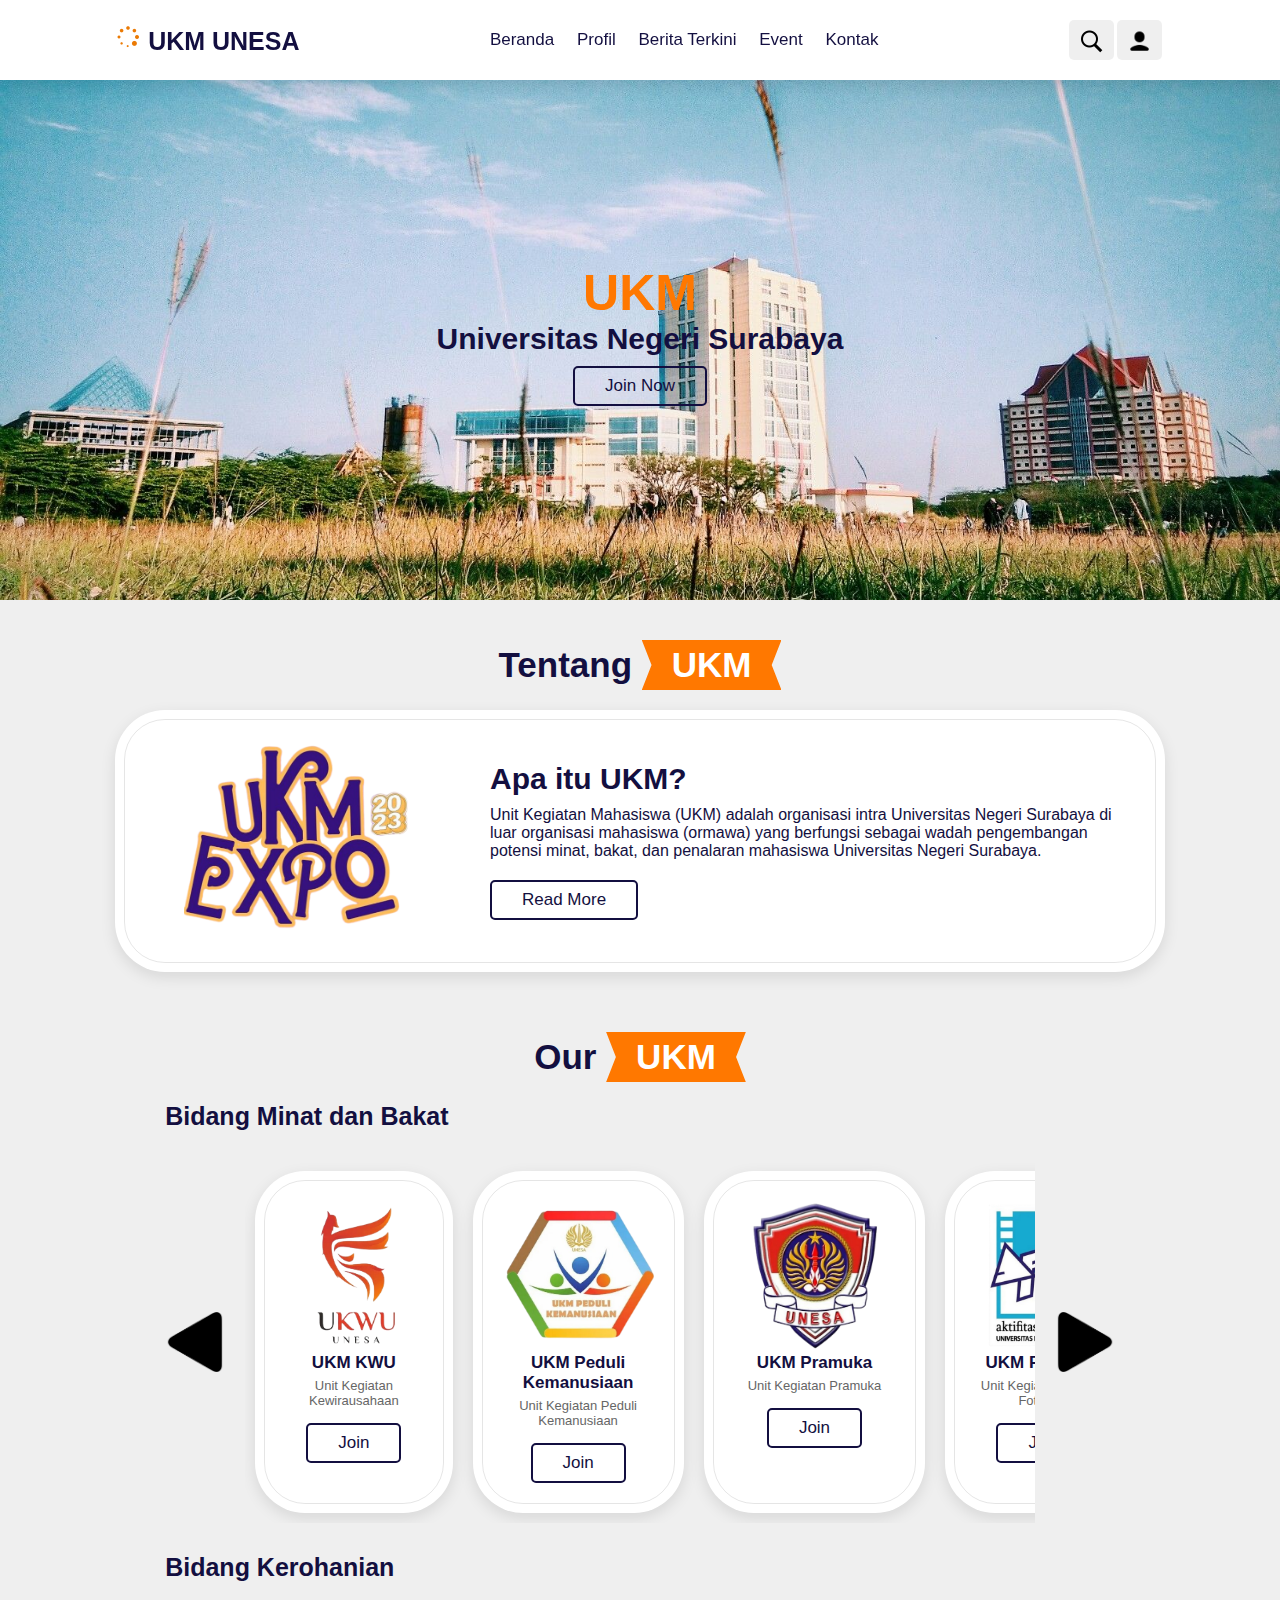
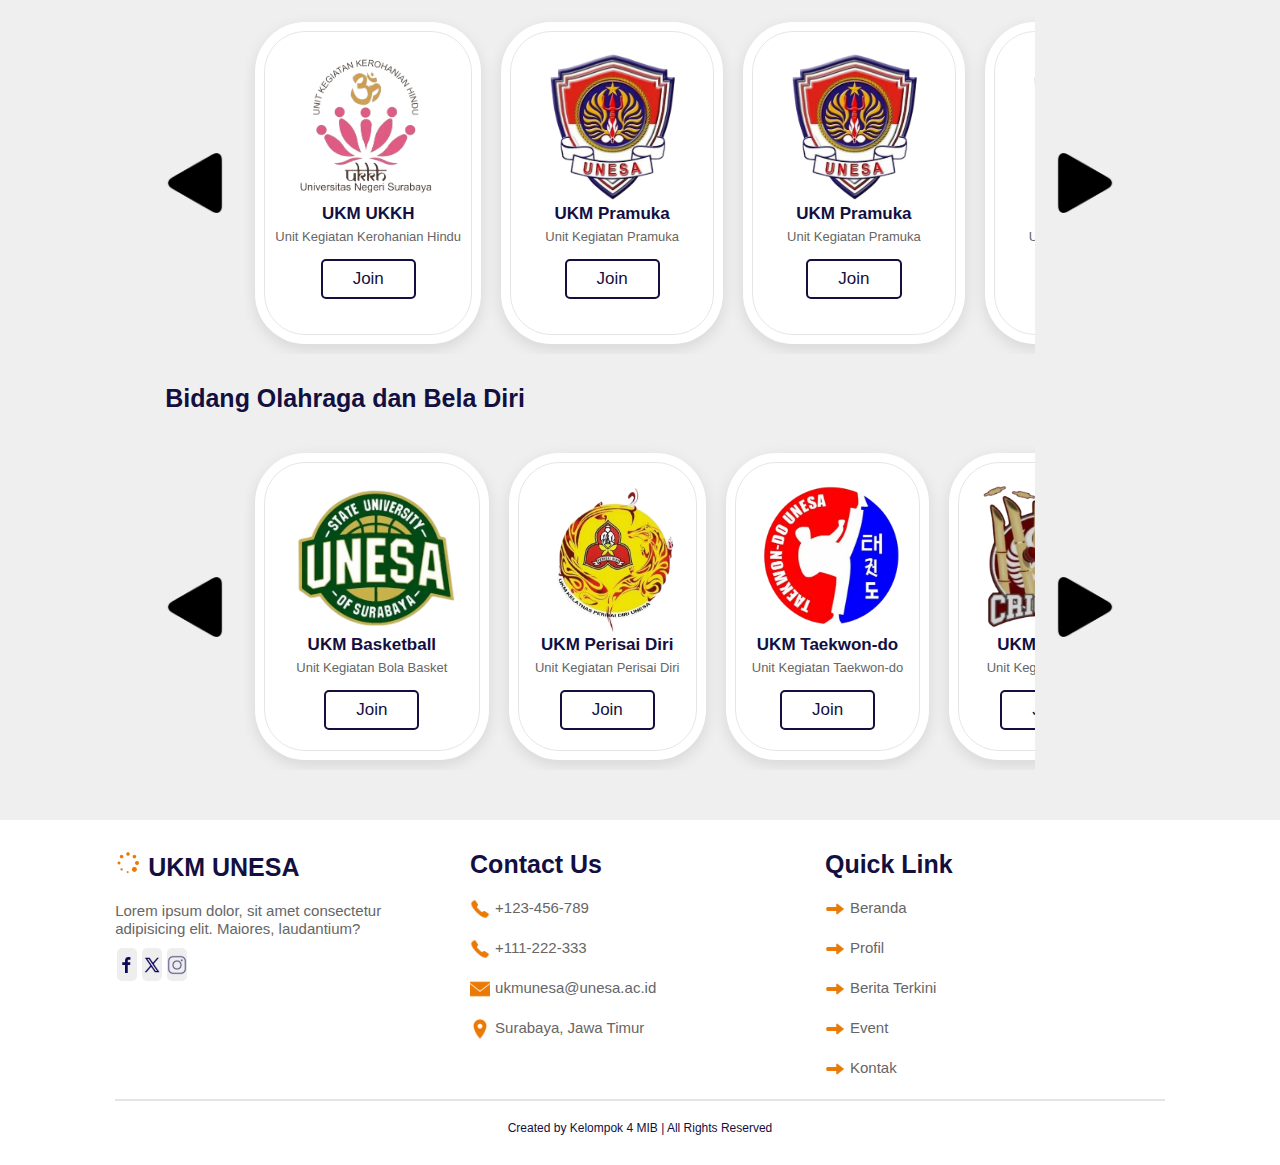
<file: index.html>
<!DOCTYPE html>
<html lang="en">
<head>
    <meta charset="UTF-8">
    <meta http-equiv="X-UA-Compatible" content="IE=edge">
    <meta name="viewport" content="width=device-width, initial-scale=1.0">
    <title>Website UKM</title>
    <link rel="shortcut icon"  href="gambar/logo_judul.png" type="image/x-icon">
    <link rel="stylesheet" href="style_beranda.css">
</head>
<body>
    <!--header-->
 <header class="header">
    <a href="#" class="logo"><img src="gambar/spinner_icon.png"> UKM UNESA </a>
 
<nav class="navbar">
    <a href="index.html">Beranda</a>
    <a href="profile.html">Profil</a>
    <a href="berita_terkini.html">Berita Terkini</a>
    <a href="Event.html">Event</a>
    <a href="kontak.html">Kontak</a>
 </nav>

 <div class="icons">
    <div class="menu"><img src="gambar/menu_icon.png"></div>
    <div class="search"><img src="gambar/search_icon.png"></div>
    <div class="login"><img src="gambar/user_icon.png"></div>
 </div>

 <form action="" class="search-form">
    <input type="search" id="search-box" placeholder="Search here...">
    <img class="icon" src="gambar/search_icon.png" alt="">
 </form>

 <form action="" class="login-form">
    <h3>Login Now</h3>
    <input type="email" placeholder="Your Email" class="box">
    <input type="password" placeholder="Your Password" class="box">
    <p>Forget your password <a href="#">Click Here</a></p>
    <p>Don't Have Any Account? <a href="#">Create Now</a></p>
    <input type="submit" value="Login Now" class="btn">
 </form>
</header>
<!--header-->

<!--beranda section-->
<section class="beranda" id="beranda">
    <div class="content">
        <h3> <span>UKM</span> <br> Universitas Negeri Surabaya <br> </h3>
        <a href="#type" class="btn">Join Now</a>
    </div>
</section>
<!--beranda section-->

<!--about section-->
<section class="about" id="about">
    <h1 class="heading"> Tentang <span> UKM </span></h1>
    <div class="row">
        <div class="image">
            <img src="gambar/expo.png"/> </div>

            <div class="content">
            <h3>Apa itu UKM?</h3>
            <p>Unit Kegiatan Mahasiswa (UKM) adalah organisasi intra Universitas Negeri
                Surabaya di luar organisasi mahasiswa (ormawa) yang berfungsi sebagai wadah
                pengembangan potensi minat, bakat, dan penalaran mahasiswa Universitas Negeri
                Surabaya.</p>
            <a href="profile.html" class="btn">Read More</a>
        </div>
    </div>
</section>
<!--about section-->

<!--type section-->
<section class="type" id="type">
    <h1 class="heading">Our <span> UKM </span></h1>
    <h1 class="font">Bidang Minat dan Bakat</h1>
    <div class="type-slider">
        <div class="slider-controls">
            <img src="gambar/tanda kiri.png" id="back_btn">
            <div class="box-slider-container">
                <div class="box-slider">
                    <img src="gambar/ukwu.png" alt="">
                    <h3>UKM KWU</h3>
                    <div class="price">Unit Kegiatan Kewirausahaan</div>
                    <a href="#" class="btn">Join</a>
                </div>
                <div class="box-slider">
                    <img src="gambar/pedulik.png" alt="">
                    <h3>UKM Peduli Kemanusiaan</h3>
                    <div class="price">Unit Kegiatan Peduli Kemanusiaan</div>
                    <a href="#" class="btn">Join</a>
                </div>
                <div class="box-slider">
                    <img src="gambar/pramuka.png" alt="">
                    <h3>UKM Pramuka</h3>
                    <div class="price">Unit Kegiatan Pramuka</div>
                    <a href="#" class="btn">Join</a>
                </div>
                <div class="box-slider">
                    <img src="gambar/afo.png" alt="">
                    <h3>UKM Fotografi</h3>
                    <div class="price">Unit Kegiatan Aktifitas Fotografi</div>
                    <a href="#" class="btn">Join</a>
                </div>
                <div class="box-slider">
                    <img src="gambar/pramuka.png" alt="">
                    <h3>UKM Pramuka2</h3>
                    <div class="price">Unit Kegiatan Pramuka</div>
                    <a href="#" class="btn">Join</a>
                </div>
                <div class="box-slider">
                    <img src="gambar/pramuka.png" alt="">
                    <h3>UKM Pramuka3</h3>
                    <div class="price">Unit Kegiatan Pramuka</div>
                    <a href="#" class="btn">Join</a>
                </div>
                <div class="box-slider">
                    <img src="gambar/pramuka.png" alt="">
                    <h3>UKM Pramuka4</h3>
                    <div class="price">Unit Kegiatan Pramuka</div>
                    <a href="#" class="btn">Join</a>
                </div>
            </div>
            <img src="gambar/tanda kanan.png" id="next_btn">
          </div>
        </div>
    </div>
    <h1 class="font">Bidang Kerohanian</h1>
    <div class="type-slider">
        <div class="slider-controls">
            <img src="gambar/tanda kiri.png" id="back_btn">
              <div class="box-slider-container">
                <div class="box-slider">
                    <img src="gambar/hindu.png" alt="">
                    <h3>UKM UKKH</h3>
                    <div class="price">Unit Kegiatan Kerohanian Hindu</div>
                    <a href="#" class="btn">Join</a>
                </div>
                <div class="box-slider">
                    <img src="gambar/pramuka.png" alt="">
                    <h3>UKM Pramuka</h3>
                    <div class="price">Unit Kegiatan Pramuka</div>
                    <a href="#" class="btn">Join</a>
                </div>
                <div class="box-slider">
                    <img src="gambar/pramuka.png" alt="">
                    <h3>UKM Pramuka</h3>
                    <div class="price">Unit Kegiatan Pramuka</div>
                    <a href="#" class="btn">Join</a>
                </div>
                <div class="box-slider">
                    <img src="gambar/pramuka.png" alt="">
                    <h3>UKM Pramuka</h3>
                    <div class="price">Unit Kegiatan Pramuka</div>
                    <a href="#" class="btn">Join</a>
                </div>
                <div class="box-slider">
                    <img src="gambar/kristen.png" alt="">
                    <h3>UKM UKKKP</h3>
                    <div class="price">Unit Kerohanian Kristen Protestan</div>
                    <a href="#" class="btn">Join</a>
                </div>
                <div class="box-slider">
                    <img src="gambar/mtq.png" alt="">
                    <h3>UKM MTQ</h3>
                    <div class="price">Unit Kegiatan Musabaqoh Tilawatil Qur'an</div>
                    <a href="#" class="btn">Join</a>
                </div>
                <div class="box-slider">
                    <img src="gambar/ukki.png" alt="">
                    <h3>UKM UKKI</h3>
                    <div class="price">Unit Kegiatan Kerohanian Islam</div>
                    <a href="#" class="btn">Join</a>
                </div>
            </div>
        <img src="gambar/tanda kanan.png" id="next_btn">
      </div>
    </div>
</div>
    <h1 class="font">Bidang Olahraga dan Bela Diri</h1>
        <div class="type-slider">
            <div class="slider-controls">
                <img src="gambar/tanda kiri.png" id="back_btn">
                  <div class="box-slider-container">
                    <div class="box-slider">
                        <img src="gambar/basket.png" alt="">
                        <h3>UKM Basketball</h3>
                        <div class="price">Unit Kegiatan Bola Basket</div>
                        <a href="#" class="btn">Join</a>
                    </div>
                    <div class="box-slider">
                        <img src="gambar/perisai.png" alt="">
                        <h3>UKM Perisai Diri</h3>
                        <div class="price">Unit Kegiatan Perisai Diri</div>
                        <a href="#" class="btn">Join</a>
                    </div>
                    <div class="box-slider">
                        <img src="gambar/taekwondo.png" alt="">
                        <h3>UKM Taekwon-do</h3>
                        <div class="price">Unit Kegiatan Taekwon-do</div>
                        <a href="#" class="btn">Join</a>
                    </div>
                    <div class="box-slider">
                        <img src="gambar/cricket.png" alt="">
                        <h3>UKM Cricket</h3>
                        <div class="price">Unit Kegiatan Cricket</div>
                        <a href="#" class="btn">Join</a>
                    </div>
                    <div class="box-slider">
                        <img src="gambar/pramuka.png" alt="">
                        <h3>UKM Pramuka</h3>
                        <div class="price">Unit Kegiatan Pramuka</div>
                        <a href="#" class="btn">Join</a>
                    </div>
                    <div class="box-slider">
                        <img src="gambar/pramuka.png" alt="">
                        <h3>UKM Pramuka</h3>
                        <div class="price">Unit Kegiatan Pramuka</div>
                        <a href="#" class="btn">Join</a>
                    </div>
                    <div class="box-slider">
                        <img src="gambar/pramuka.png" alt="">
                        <h3>UKM Pramuka</h3>
                        <div class="price">Unit Kegiatan Pramuka</div>
                        <a href="#" class="btn">Join</a>
                    </div>
                </div>
            <img src="gambar/tanda kanan.png" id="next_btn">
         </div>
        </div>
    </div>
</section>
<!--type section-->

<!--footer section-->
<section class="footer">
    <div class="box-container">
        <div class="box">
            <h3>
                <img src="gambar/spinner_icon.png" alt=""> UKM UNESA 
            </h3>
            <p>Lorem ipsum dolor, sit amet consectetur adipisicing elit. Maiores, laudantium?</p>
            <div class="share">
                <a href="#"><img src="gambar/fb_icon.png" alt=""></a>
                <a href="#"><img src="gambar/x_icon.png" alt=""></a>
                <a href="#"><img src="gambar/ig_icon.png" alt=""></a>
            </div>
        </div>

        <div class="box">
            <h3>
                Contact Us
            </h3>
            <a href="#" class="links"><i><img src="gambar/call_icon_orange.png" ></i>+123-456-789</a>
            <a href="#" class="links"><i><img src="gambar/call_icon_orange.png" ></i>+111-222-333</a>
            <a href="#" class="links"><i><img src="gambar/email_icon_orange.png"></i>ukmunesa@unesa.ac.id</a>
            <a href="#" class="links"><i><img src="gambar/map_icon_orange.png"  ></i>Surabaya, Jawa Timur</a>                  
        </div>
        <div class="box">
            <h3>
                Quick Link
            </h3>
            <a href="index.html" class="links"><i><img src="gambar/panah_icon_orange.png" ></i>Beranda</a>
            <a href="profile.html" class="links"><i><img src="gambar/panah_icon_orange.png" ></i>Profil</a>
            <a href="berita_terkini.html" class="links"><i><img src="gambar/panah_icon_orange.png" ></i>Berita Terkini</a>
            <a href="Event.html" class="links"><i><img src="gambar/panah_icon_orange.png" ></i>Event</a> 
            <a href="kontak.html" class="links"><i><img src="gambar/panah_icon_orange.png" ></i>Kontak</a>
        </div>
    </div>
    <div class="credit">Created by <span>Kelompok 4 MIB</span> | All Rights Reserved</div>
</section>
<!--footer section-->

<script src="javascript.js"></script>
</body>
</html>
</file>
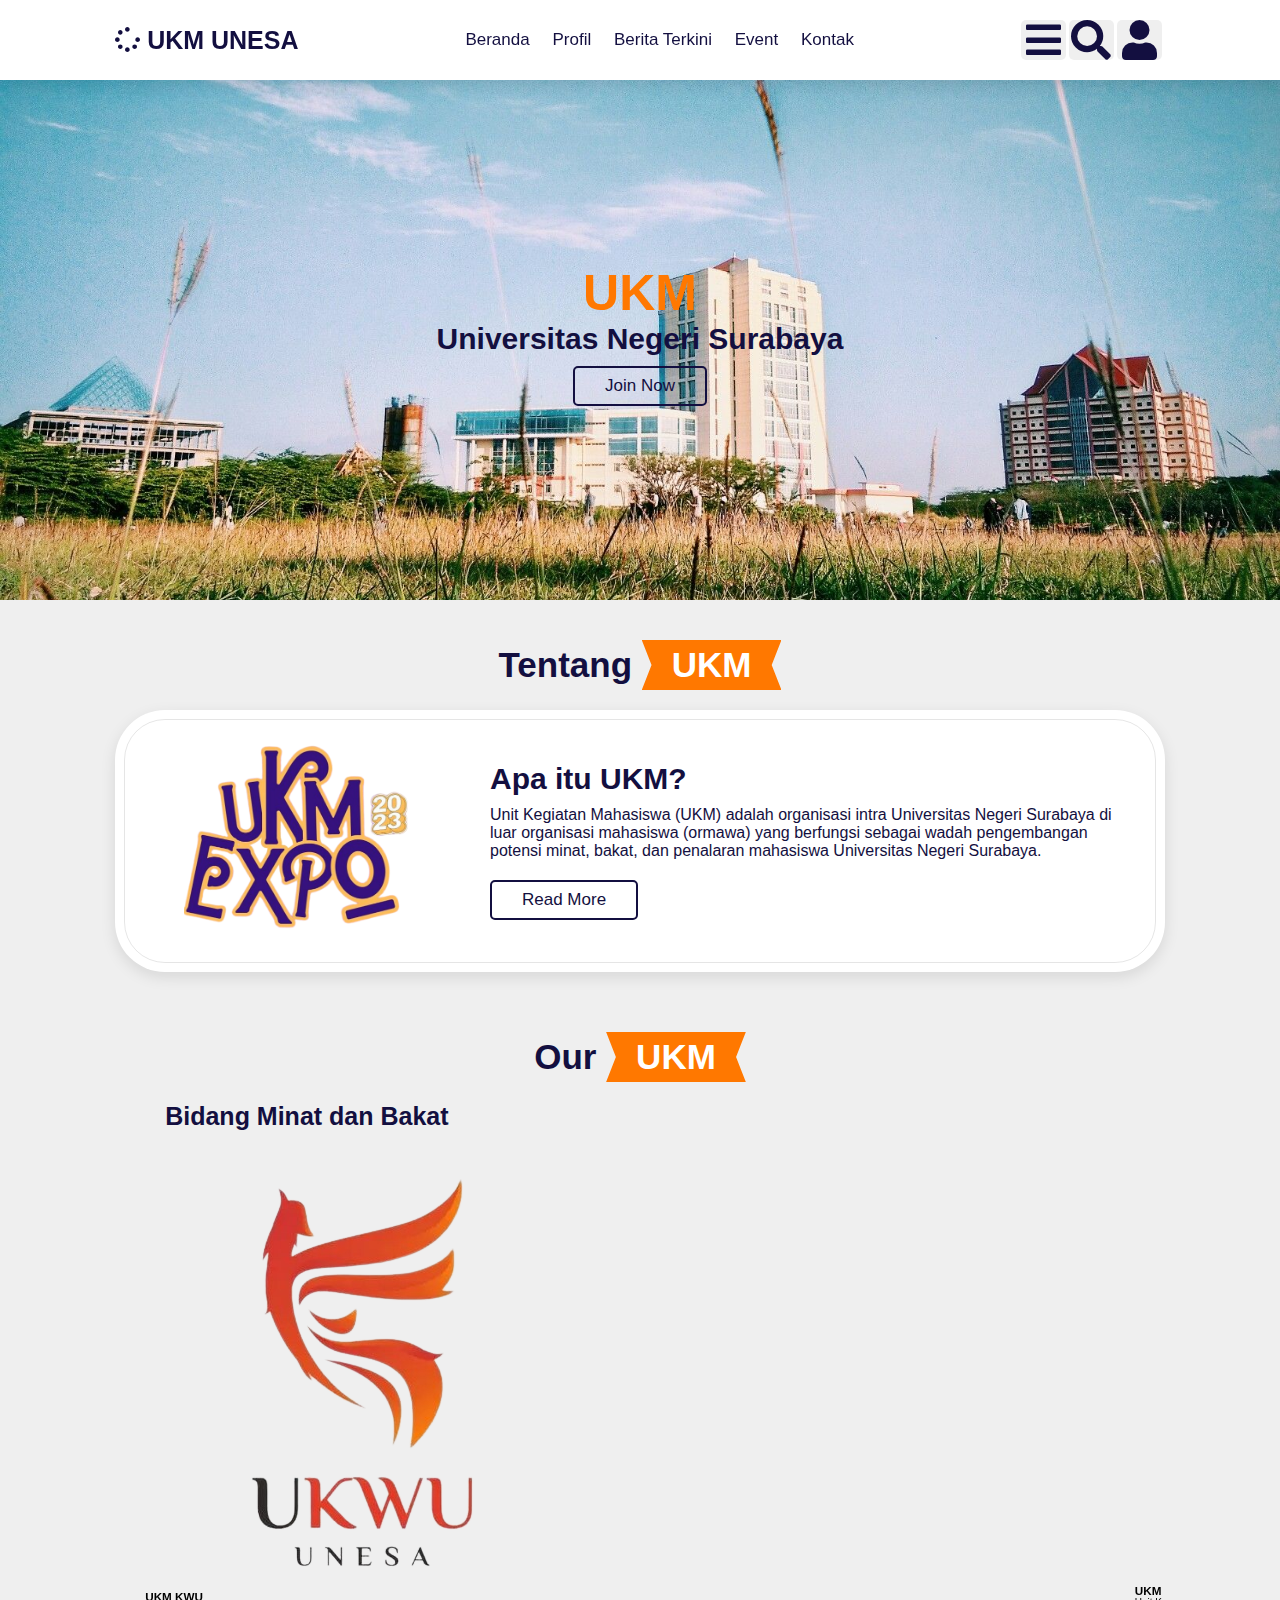
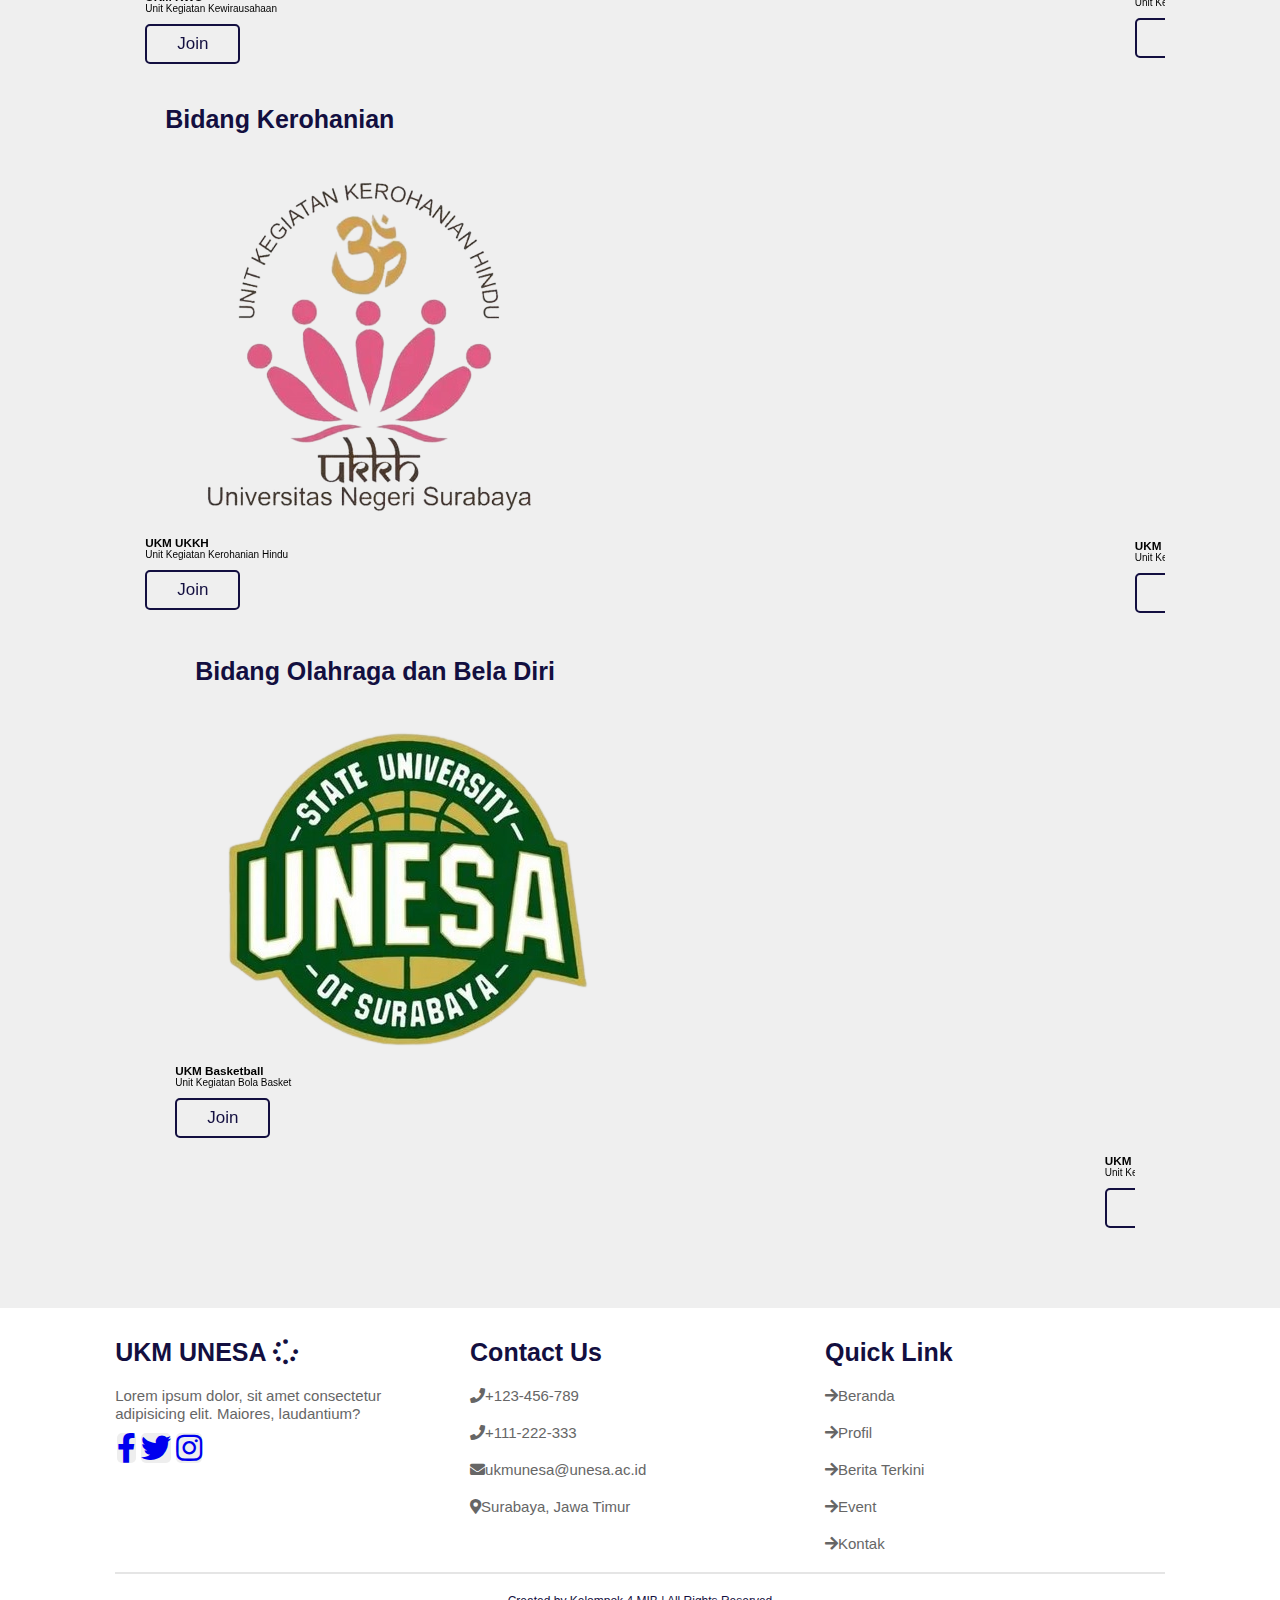
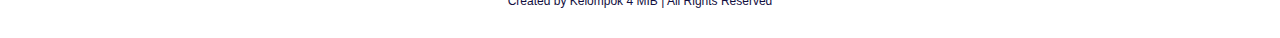
<file: beranda.html>
<!DOCTYPE html>
<html lang="en">
<head>
    <meta charset="UTF-8">
    <meta http-equiv="X-UA-Compatible" content="IE=edge">
    <meta name="viewport" content="width=device-width, initial-scale=1.0">
    <title>Complete Responsive Grocery Website Design Tutorial</title>

    <link rel="stylesheet" href="https://cdn.jsdelivr.net/npm/swiper@10/swiper-bundle.min.css"/>

    <link rel="stylesheet" href="https://cdnjs.cloudflare.com/ajax/libs/font-awesome/5.15.4/css/all.min.css">

    <link rel="stylesheet" href="style_beranda.css">
</head>
<body>

    <!--header-->
 <header class="header">
    <a href="#" class="logo"><i class="fas fa-spinner"></i> UKM UNESA </a>
 
<nav class="navbar">
    <a href="#beranda">Beranda</a>
    <a href="profile.html">Profil</a>
    <a href="#berita">Berita Terkini</a>
    <a href="#event">Event</a>
    <a href="#contact">Kontak</a>
 </nav>

 <div class="icons">
    <div class="fas fa-bars" id="menu-btn"></div>
    <div class="fas fa-search" id="search-btn"></div>
    <div class="fas fa-user" id="login-btn"></div>
 </div>

 <form action="" class="search-form">
    <input type="search" id="search-box" placeholder="Search here...">
    <label for="search-box" class="fas fa-search"></label>
 </form>

 <form action="" class="login-form">
    <h3>Login Now</h3>
    <input type="email" placeholder="Your Email" class="box">
    <input type="password" placeholder="Your Password" class="box">
    <p>Forget your password <a href="#">Click Here</a></p>
    <p>Don't Have Any Account? <a href="#">Create Now</a></p>
    <input type="submit" value="Login Now" class="btn">
 </form>
</header>
<!--header-->

<!--beranda section-->
<section class="beranda" id="beranda">
    <div class="content">
        <h3> <span>UKM</span> <br> Universitas Negeri Surabaya <br> </h3>
        <a href="#type" class="btn">Join Now</a>
    </div>
</section>
<!--beranda section-->

<!--about section-->
<section class="about" id="about">
    <h1 class="heading"> Tentang <span> UKM </span></h1>
    <div class="row">
        <div class="image">
            <img src="gambar/expo.png"/> </div>

            <div class="content">
            <h3>Apa itu UKM?</h3>
            <p>Unit Kegiatan Mahasiswa (UKM) adalah organisasi intra Universitas Negeri
                Surabaya di luar organisasi mahasiswa (ormawa) yang berfungsi sebagai wadah
                pengembangan potensi minat, bakat, dan penalaran mahasiswa Universitas Negeri
                Surabaya.</p>
            <a href="profile.html" class="btn">Read More</a>
        </div>
    </div>
</section>
<!--about section-->

<!--type section-->
<section class="type" id="type">
    <h1 class="heading">Our <span> UKM </span></h1>
    <h1 class="font">Bidang Minat dan Bakat</h1>
    <div class="swiper type-slider">
        <div class="swiper-wrapper">
            <div class="swiper-slide box">
                <img src="gambar/ukwu.png" alt="">
                <h3>UKM KWU</h3>
                <div class="price">Unit Kegiatan Kewirausahaan</div>
                <a href="#" class="btn">Join</a>
            </div>
            <div class="swiper-slide box">
                <img src="gambar/pedulik.png" alt="">
                <h3>UKM Peduli Kemanusiaan</h3>
                <div class="price">Unit Kegiatan Peduli Kemanusiaan</div>
                <a href="#" class="btn">Join</a>
            </div>
            <div class="swiper-slide box">
                <img src="gambar/pramuka.png" alt="">
                <h3>UKM Pramuka</h3>
                <div class="price">Unit Kegiatan Pramuka</div>
                <a href="#" class="btn">Join</a>
            </div>
            <div class="swiper-slide box">
                <img src="gambar/afo.png" alt="">
                <h3>UKM Fotografi</h3>
                <div class="price">Unit Kegiatan Aktifitas Fotografi</div>
                <a href="#" class="btn">Join</a>
            </div>
            <div class="swiper-slide box">
                <img src="gambar/pramuka.png" alt="">
                <h3>UKM Pramuka2</h3>
                <div class="price">Unit Kegiatan Pramuka</div>
                <a href="#" class="btn">Join</a>
            </div>
            <div class="swiper-slide box">
                <img src="gambar/pramuka.png" alt="">
                <h3>UKM Pramuka3</h3>
                <div class="price">Unit Kegiatan Pramuka</div>
                <a href="#" class="btn">Join</a>
            </div>
            <div class="swiper-slide box">
                <img src="gambar/pramuka.png" alt="">
                <h3>UKM Pramuka4</h3>
                <div class="price">Unit Kegiatan Pramuka</div>
                <a href="#" class="btn">Join</a>
            </div>
        </div>
    </div>
    <h1 class="font">Bidang Kerohanian</h1>
    <div class="swiper type-slider">
        <div class="swiper-wrapper">
            <div class="swiper-slide box">
                <img src="gambar/hindu.png" alt="">
                <h3>UKM UKKH</h3>
                <div class="price">Unit Kegiatan Kerohanian Hindu</div>
                <a href="#" class="btn">Join</a>
            </div>
            <div class="swiper-slide box">
                <img src="gambar/pramuka.png" alt="">
                <h3>UKM Pramuka</h3>
                <div class="price">Unit Kegiatan Pramuka</div>
                <a href="#" class="btn">Join</a>
            </div>
            <div class="swiper-slide box">
                <img src="gambar/pramuka.png" alt="">
                <h3>UKM Pramuka</h3>
                <div class="price">Unit Kegiatan Pramuka</div>
                <a href="#" class="btn">Join</a>
            </div>
            <div class="swiper-slide box">
                <img src="gambar/pramuka.png" alt="">
                <h3>UKM Pramuka</h3>
                <div class="price">Unit Kegiatan Pramuka</div>
                <a href="#" class="btn">Join</a>
            </div>
            <div class="swiper-slide box">
                <img src="gambar/kristen.png" alt="">
                <h3>UKM UKKKP</h3>
                <div class="price">Unit Kerohanian Kristen Protestan</div>
                <a href="#" class="btn">Join</a>
            </div>
            <div class="swiper-slide box">
                <img src="gambar/mtq.png" alt="">
                <h3>UKM MTQ</h3>
                <div class="price">Unit Kegiatan Musabaqoh Tilawatil Qur'an</div>
                <a href="#" class="btn">Join</a>
            </div>
            <div class="swiper-slide box">
                <img src="gambar/ukki.png" alt="">
                <h3>UKM UKKI</h3>
                <div class="price">Unit Kegiatan Kerohanian Islam</div>
                <a href="#" class="btn">Join</a>
            </div>
        </div>
        <h1 class="font">Bidang Olahraga dan Bela Diri</h1>
    <div class="swiper type-slider">
        <div class="swiper-wrapper">
            <div class="swiper-slide box">
                <img src="gambar/basket.png" alt="">
                <h3>UKM Basketball</h3>
                <div class="price">Unit Kegiatan Bola Basket</div>
                <a href="#" class="btn">Join</a>
            </div>
            <div class="swiper-slide box">
                <img src="gambar/perisai.png" alt="">
                <h3>UKM Perisai Diri</h3>
                <div class="price">Unit Kegiatan Perisai Diri</div>
                <a href="#" class="btn">Join</a>
            </div>
            <div class="swiper-slide box">
                <img src="gambar/taekwondo.png" alt="">
                <h3>UKM Taekwon-do</h3>
                <div class="price">Unit Kegiatan Taekwon-do</div>
                <a href="#" class="btn">Join</a>
            </div>
            <div class="swiper-slide box">
                <img src="gambar/cricket.png" alt="">
                <h3>UKM Cricket</h3>
                <div class="price">Unit Kegiatan Cricket</div>
                <a href="#" class="btn">Join</a>
            </div>
            <div class="swiper-slide box">
                <img src="gambar/pramuka.png" alt="">
                <h3>UKM Pramuka</h3>
                <div class="price">Unit Kegiatan Pramuka</div>
                <a href="#" class="btn">Join</a>
            </div>
            <div class="swiper-slide box">
                <img src="gambar/pramuka.png" alt="">
                <h3>UKM Pramuka</h3>
                <div class="price">Unit Kegiatan Pramuka</div>
                <a href="#" class="btn">Join</a>
            </div>
            <div class="swiper-slide box">
                <img src="gambar/pramuka.png" alt="">
                <h3>UKM Pramuka</h3>
                <div class="price">Unit Kegiatan Pramuka</div>
                <a href="#" class="btn">Join</a>
            </div>
        </div>
    </div>
</section>
<!--type section-->

<!--footer section-->
<section class="footer">
    <div class="box-container">
        <div class="box">
            <h3>
                UKM UNESA <i class="fas fa-spinner"></i>
            </h3>
            <p>Lorem ipsum dolor, sit amet consectetur adipisicing elit. Maiores, laudantium?</p>
            <div class="share">
                <a href="#" class="fab fa-facebook-f"></a>
                <a href="#" class="fab fa-twitter"></a>
                <a href="#" class="fab fa-instagram"></a>
            </div>
        </div>

        <div class="box">
            <h3>
                Contact Us
            </h3>
            <a href="#" class="links"><i class="fas fa-phone"></i>+123-456-789</a>
            <a href="#" class="links"><i class="fas fa-phone"></i>+111-222-333</a>
            <a href="#" class="links"><i class="fas fa-envelope"></i>ukmunesa@unesa.ac.id</a>
            <a href="#" class="links"><i class="fas fa-map-marker-alt"></i>Surabaya, Jawa Timur</a>                  
        </div>
        <div class="box">
            <h3>
                Quick Link
            </h3>
            <a href="#" class="links"><i class="fas fa-arrow-right"></i>Beranda</a>
            <a href="#" class="links"><i class="fas fa-arrow-right"></i>Profil</a>
            <a href="#" class="links"><i class="fas fa-arrow-right"></i>Berita Terkini</a>
            <a href="#" class="links"><i class="fas fa-arrow-right"></i>Event</a> 
            <a href="#" class="links"><i class="fas fa-arrow-right"></i>Kontak</a>
        </div>
    </div>
    <div class="credit">Created by <span>Kelompok 4 MIB</span> | All Rights Reserved</div>
</section>
<!--footer section-->




<script src="https://cdn.jsdelivr.net/npm/swiper@10/swiper-bundle.min.js"></script>
<script src="javascript.js"></script>
</body>
</html>
</file>
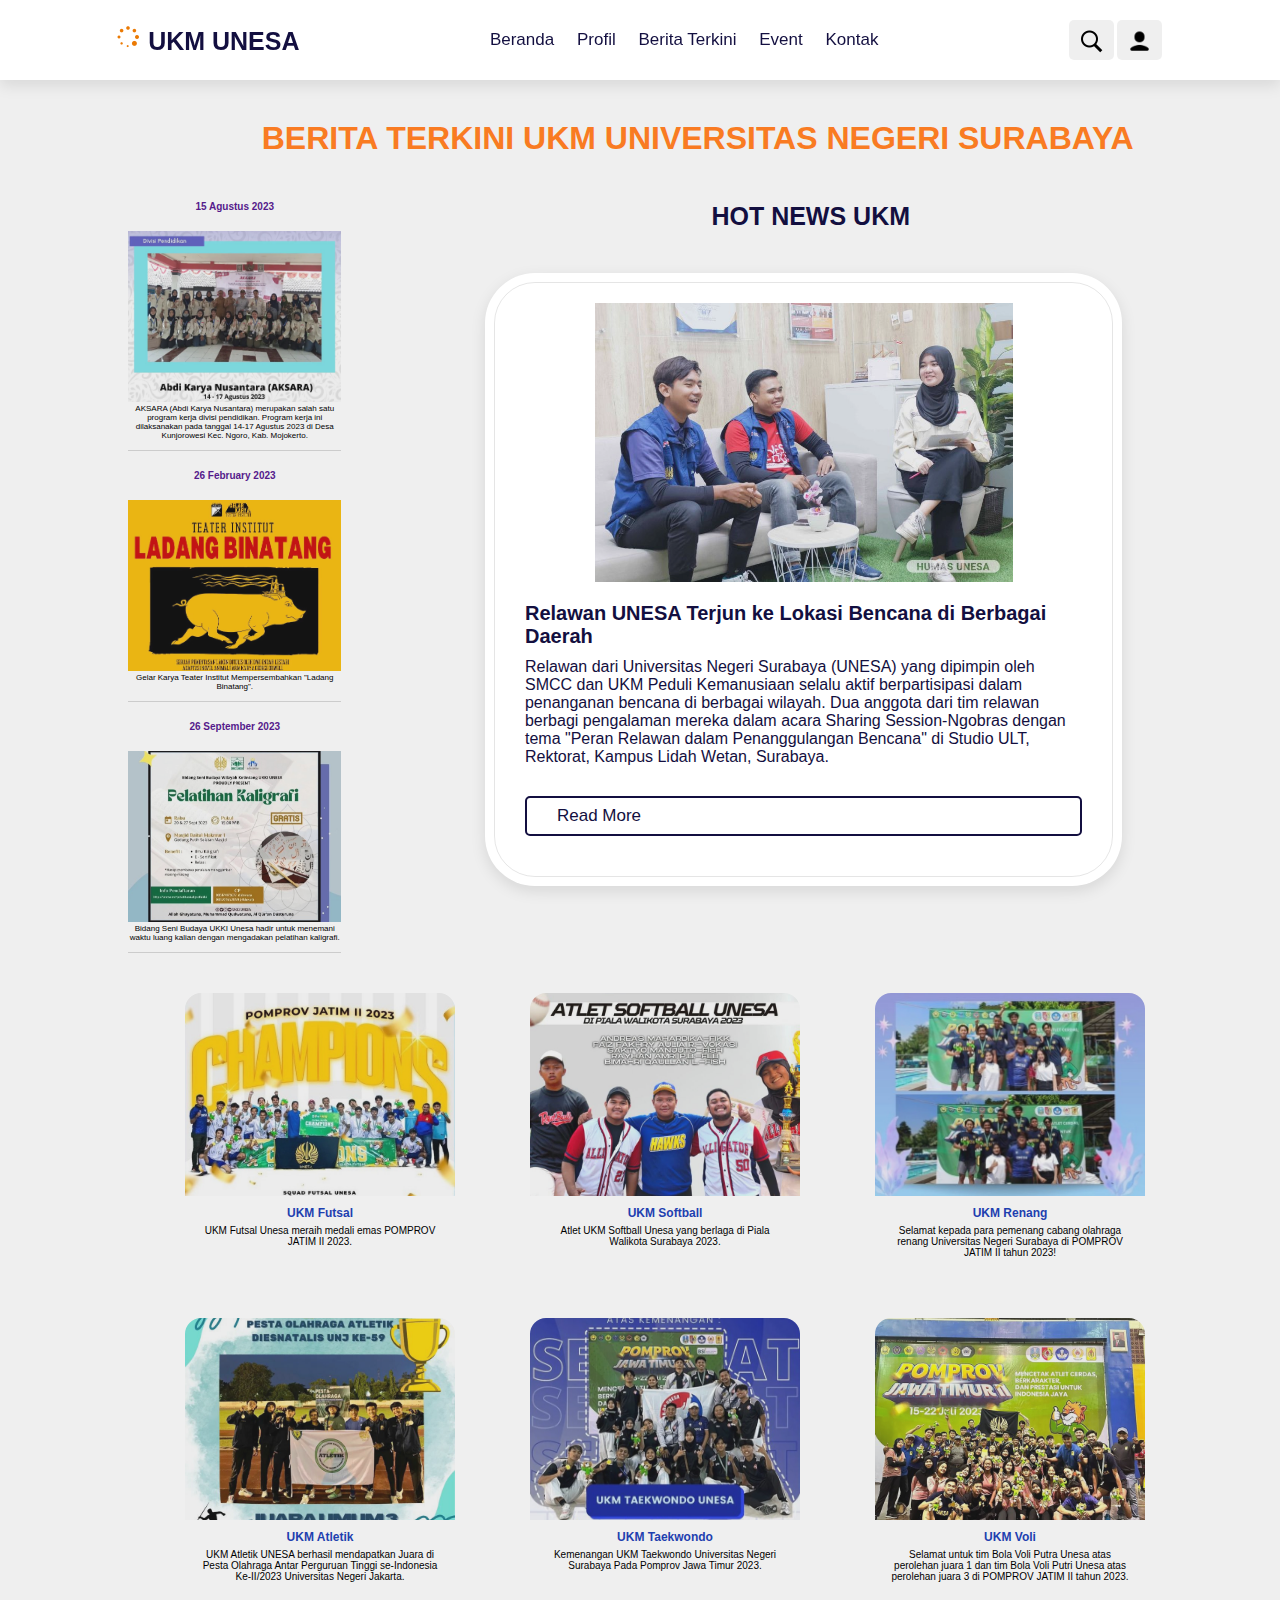
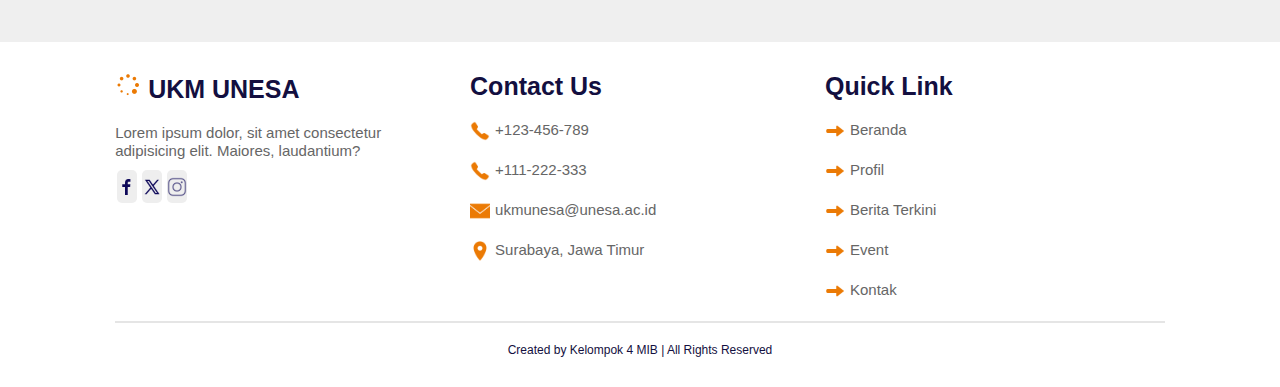
<file: berita_terkini.html>
<!DOCTYPE html>
<html lang="en">
<head>
    <meta charset="UTF-8">
    <meta http-equiv="X-UA-Compatible" content="IE=edge">
    <meta name="viewport" content="width=device-width, initial-scale=1.0">
    <title>Website UKM</title>
    <link rel="shortcut icon"  href="gambar/logo_judul.png" type="image/x-icon">
    <link rel="stylesheet" href="style_beranda.css">
    <link rel="stylesheet" href="style_berita_terkini.css">
    <script src ="berita_terkini.js" ></script>
</head>
<body>
    <!--header-->
<!--header-->
 <header class="header">
    <a href="#" class="logo"><img src="gambar/spinner_icon.png"> UKM UNESA </a>
 
<nav class="navbar">
    <a href="index.html">Beranda</a>
    <a href="profile.html">Profil</a>
    <a href="berita_terkini.html">Berita Terkini</a>
    <a href="Event.html">Event</a>
    <a href="kontak.html">Kontak</a>
 </nav>

 <div class="icons">
    <div class="menu"><img src="gambar/menu_icon.png"></div>
    <div class="search"><img src="gambar/search_icon.png"></div>
    <div class="login"><img src="gambar/user_icon.png"></div>
 </div>

 <form action="" class="search-form">
    <input type="search" id="search-box" placeholder="Search here...">
    <img class="icon" src="gambar/search_icon.png" alt="">
 </form>

 <form action="" class="login-form">
    <h3>Login Now</h3>
    <input type="email" placeholder="Your Email" class="box">
    <input type="password" placeholder="Your Password" class="box">
    <p>Forget your password <a href="#">Click Here</a></p>
    <p>Don't Have Any Account? <a href="#">Create Now</a></p>
    <input type="submit" value="Login Now" class="btn">
 </form>
</header>
<!--header-->

    <!--judul-->
    <div id="beritaTerkini">
        <div class="center">
            <h1 class="judul">BERITA TERKINI UKM UNIVERSITAS NEGERI SURABAYA</h1>
        </div>
    </div>
    <!--akhir judul-->

    <!--Hot news-->
    <div id="hot">
        <div class="center">
            <div class="hot">
                <div class="lain">
                    <div class="tanggal">
                        <h3><a href=""> 15 Agustus 2023 </a></h3>
                        <div class="isi">
                            <img src="imgBT/kemanusiaan.png">
                            <p> AKSARA (Abdi Karya Nusantara) merupakan salah satu program kerja divisi pendidikan.
                                Program kerja ini dilaksanakan pada tanggal 14-17 Agustus 2023 di Desa Kunjorowesi Kec.
                                Ngoro, Kab. Mojokerto. </p>
                        </div><!--akhir isi berita 15 agustus-->
                    </div><!--akhir berita 15 agustus-->
                    <div class="tanggal">
                        <h3><a href=""> 26 February 2023</a></h3>
                        <div class="isi">
                            <img src="imgBT/teater.png">
                            <p> Gelar Karya Teater Institut Mempersembahkan "Ladang Binatang". </p>
                        </div><!--akhir isi berita tanggal 26 February-->
                    </div><!--akhir berita 26 February-->
                    <div class="tanggal">
                        <h3><a href=""> 26 September 2023</a></h3>
                        <div class="isi">
                            <img src="imgBT/ukki.jpg">
                            <p> Bidang Seni Budaya UKKI Unesa hadir untuk menemani waktu luang kalian dengan mengadakan
                                pelatihan kaligrafi. </p>
                        </div><!--akhir isi berita tanggal 26 sept-->
                    </div><!--akhir berita 26 sept-->
                </div><!--akhir lain-->
                <section class="beritaBaru" id="beritaBaru">
                    <div class="judul"> HOT NEWS <span> UKM </span></div>
                    <div class="row">
                        <div class="image">
                            <img src="imgBT/kemanusiaan2.png"/> </div>
                            <div class="content">
                            <h3>Relawan UNESA Terjun ke Lokasi Bencana di Berbagai Daerah</h3>
                            <p>Relawan dari Universitas Negeri Surabaya (UNESA) yang dipimpin oleh SMCC dan UKM Peduli Kemanusiaan 
                                selalu aktif berpartisipasi dalam penanganan bencana di berbagai wilayah. 
                                Dua anggota dari tim relawan berbagi pengalaman mereka dalam acara Sharing Session-Ngobras dengan tema "Peran Relawan 
                                dalam Penanggulangan Bencana" di Studio ULT, Rektorat, Kampus Lidah Wetan, Surabaya.</p>
                            <a href=".html" class="btn">Read More</a>
                        </div>
                    </div>
                </section>
                    </div><!--Akhir Pos Baru-->
                </div><!--Akhir judul berita-->
            </div><!--Akhir hot-->
        </div><!--akhir center-->
    </div><!--akhir hot-->


    <!--html berita terkini-->
    <section class="beritalainnya">
            <div class="Berita">
                <img src="imgBT/futsal.jpg">
                <div class="content">
                    <p> UKM Futsal </p>
                    <p> UKM Futsal Unesa meraih medali emas POMPROV JATIM II 2023. </p>
                </div>
            </div>
            <div class="Berita">
                <img src="imgBT/softball.jpg">
                <div class="content">
                    <p>UKM Softball </p>
                    <p>Atlet UKM Softball Unesa yang berlaga di Piala Walikota Surabaya 2023. </p>
                </div>
            </div>
            <div class="Berita">
                <img src="imgBT/renang.jpg">
                <div class="content">
                    <p> UKM Renang </p>
                    <P> Selamat kepada para pemenang cabang olahraga renang Universitas Negeri Surabaya di POMPROV
                        JATIM II tahun 2023! </P>
                </div>
            </div>
            <div class="Berita">
                <img src="imgBT/atletik.jpg">
                <div class="content">
                    <p>UKM Atletik </p>
                    <p> UKM Atletik UNESA berhasil mendapatkan Juara di Pesta Olahraga Antar Perguruan Tinggi
                        se-Indonesia Ke-II/2023 Universitas Negeri Jakarta. </p>
                </div>
            </div>
            <div class="Berita">
                <img src="imgBT/taekwondo.jpg">
                <div class="content">
                    <p> UKM Taekwondo </p>
                    <p> Kemenangan UKM Taekwondo Universitas Negeri Surabaya Pada Pomprov Jawa Timur 2023. </p>
                </div>
            </div>
            <div class="Berita">
                <img src="imgBT/voli.jpg">
                <div class="content">
                    <p> UKM Voli </p>
                    <p> Selamat untuk tim Bola Voli Putra Unesa atas perolehan juara 1 dan tim Bola Voli Putri Unesa
                        atas perolehan juara 3 di POMPROV JATIM II tahun 2023. </p>
                </div>
            </div>
        </section>
    <!--akhir berita terkini-->

<!--footer section-->
<section class="footer">
    <div class="box-container">
        <div class="box">
            <h3>
                <img src="gambar/spinner_icon.png" alt=""> UKM UNESA 
            </h3>
            <p>Lorem ipsum dolor, sit amet consectetur adipisicing elit. Maiores, laudantium?</p>
            <div class="share">
                <a href="#"><img src="gambar/fb_icon.png" alt=""></a>
                <a href="#"><img src="gambar/x_icon.png" alt=""></a>
                <a href="#"><img src="gambar/ig_icon.png" alt=""></a>
            </div>
        </div>

        <div class="box">
            <h3>
                Contact Us
            </h3>
            <a href="#" class="links"><i><img src="gambar/call_icon_orange.png" ></i>+123-456-789</a>
            <a href="#" class="links"><i><img src="gambar/call_icon_orange.png" ></i>+111-222-333</a>
            <a href="#" class="links"><i><img src="gambar/email_icon_orange.png"></i>ukmunesa@unesa.ac.id</a>
            <a href="#" class="links"><i><img src="gambar/map_icon_orange.png"  ></i>Surabaya, Jawa Timur</a>                  
        </div>
        <div class="box">
            <h3>
                Quick Link
            </h3>
            <a href="index.html" class="links"><i><img src="gambar/panah_icon_orange.png" ></i>Beranda</a>
            <a href="profile.html" class="links"><i><img src="gambar/panah_icon_orange.png" ></i>Profil</a>
            <a href="berita_terkini.html" class="links"><i><img src="gambar/panah_icon_orange.png" ></i>Berita Terkini</a>
            <a href="Event.html" class="links"><i><img src="gambar/panah_icon_orange.png" ></i>Event</a> 
            <a href="kontak.html" class="links"><i><img src="gambar/panah_icon_orange.png" ></i>Kontak</a>
        </div>
    </div>
    <div class="credit">Created by <span>Kelompok 4 MIB</span> | All Rights Reserved</div>
</section>
<!--footer section-->

<script src="javascript.js"></script>
</body>
</html>
</file>
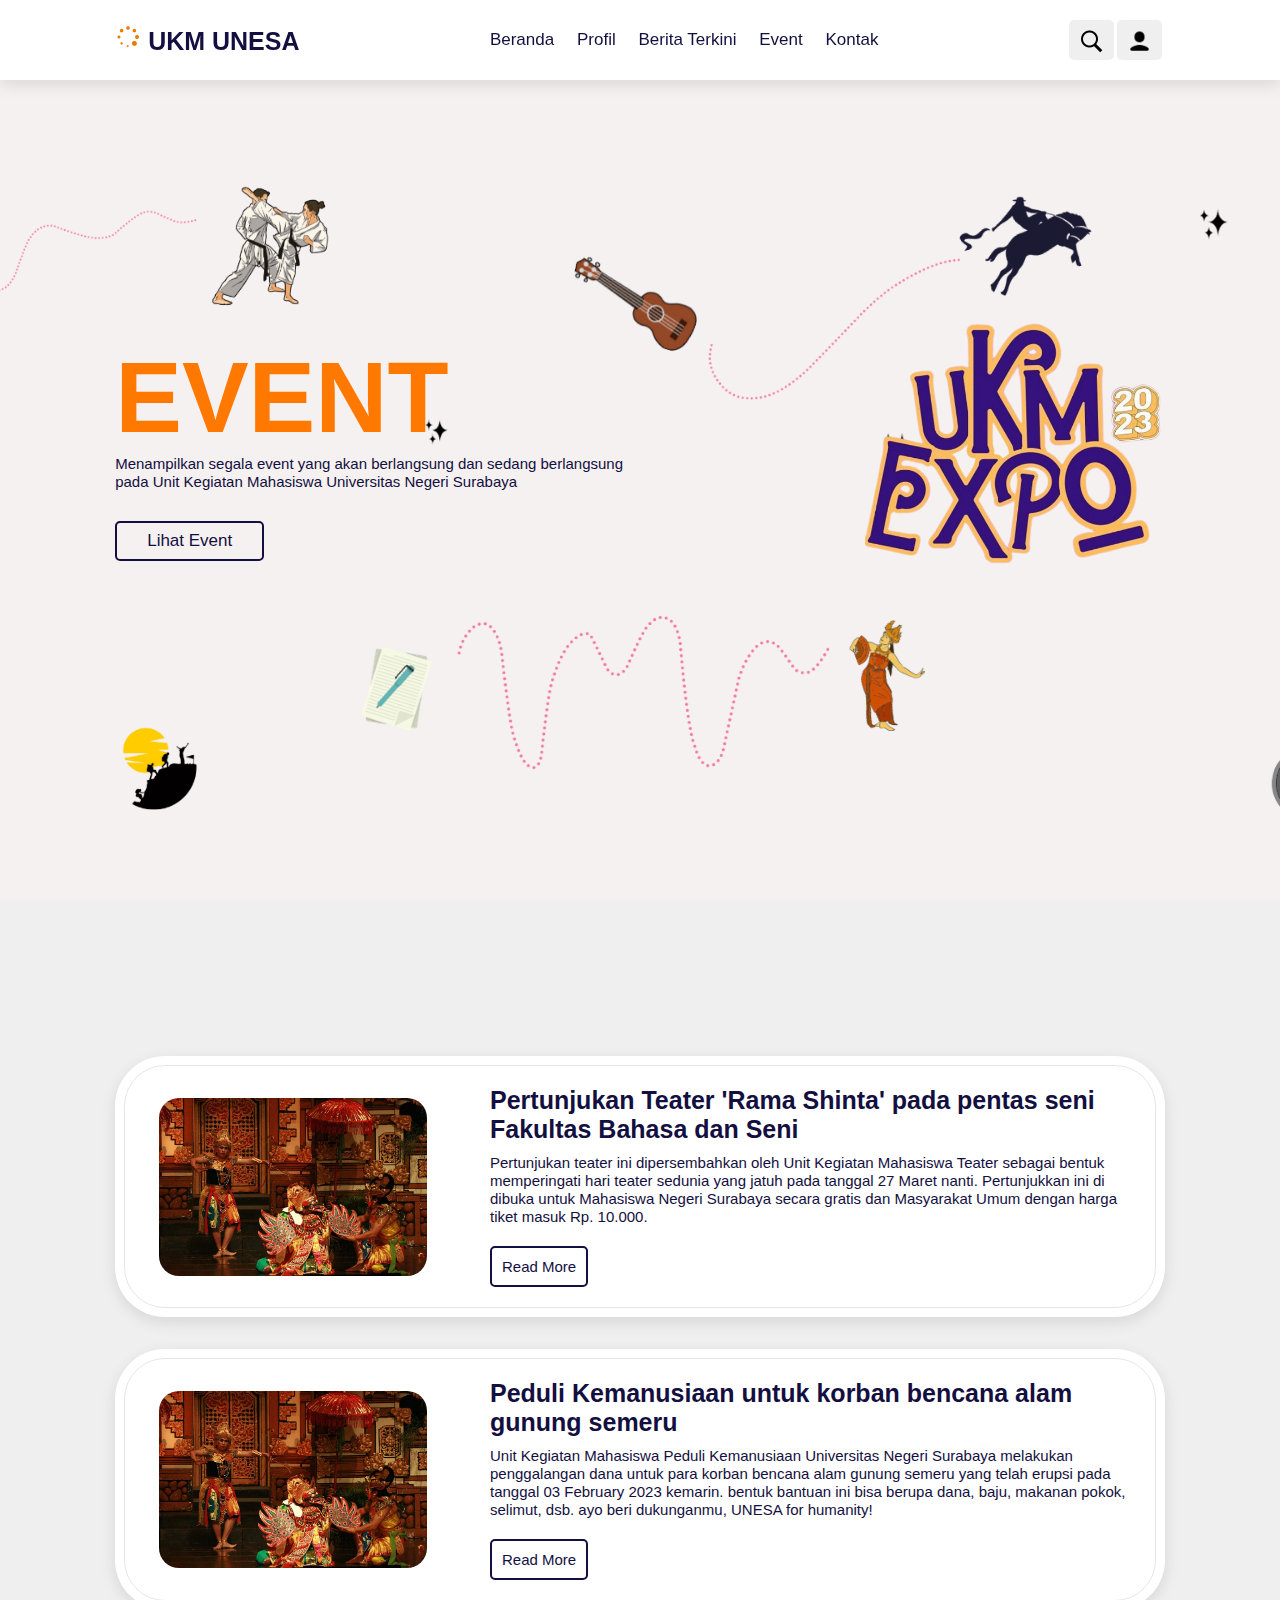
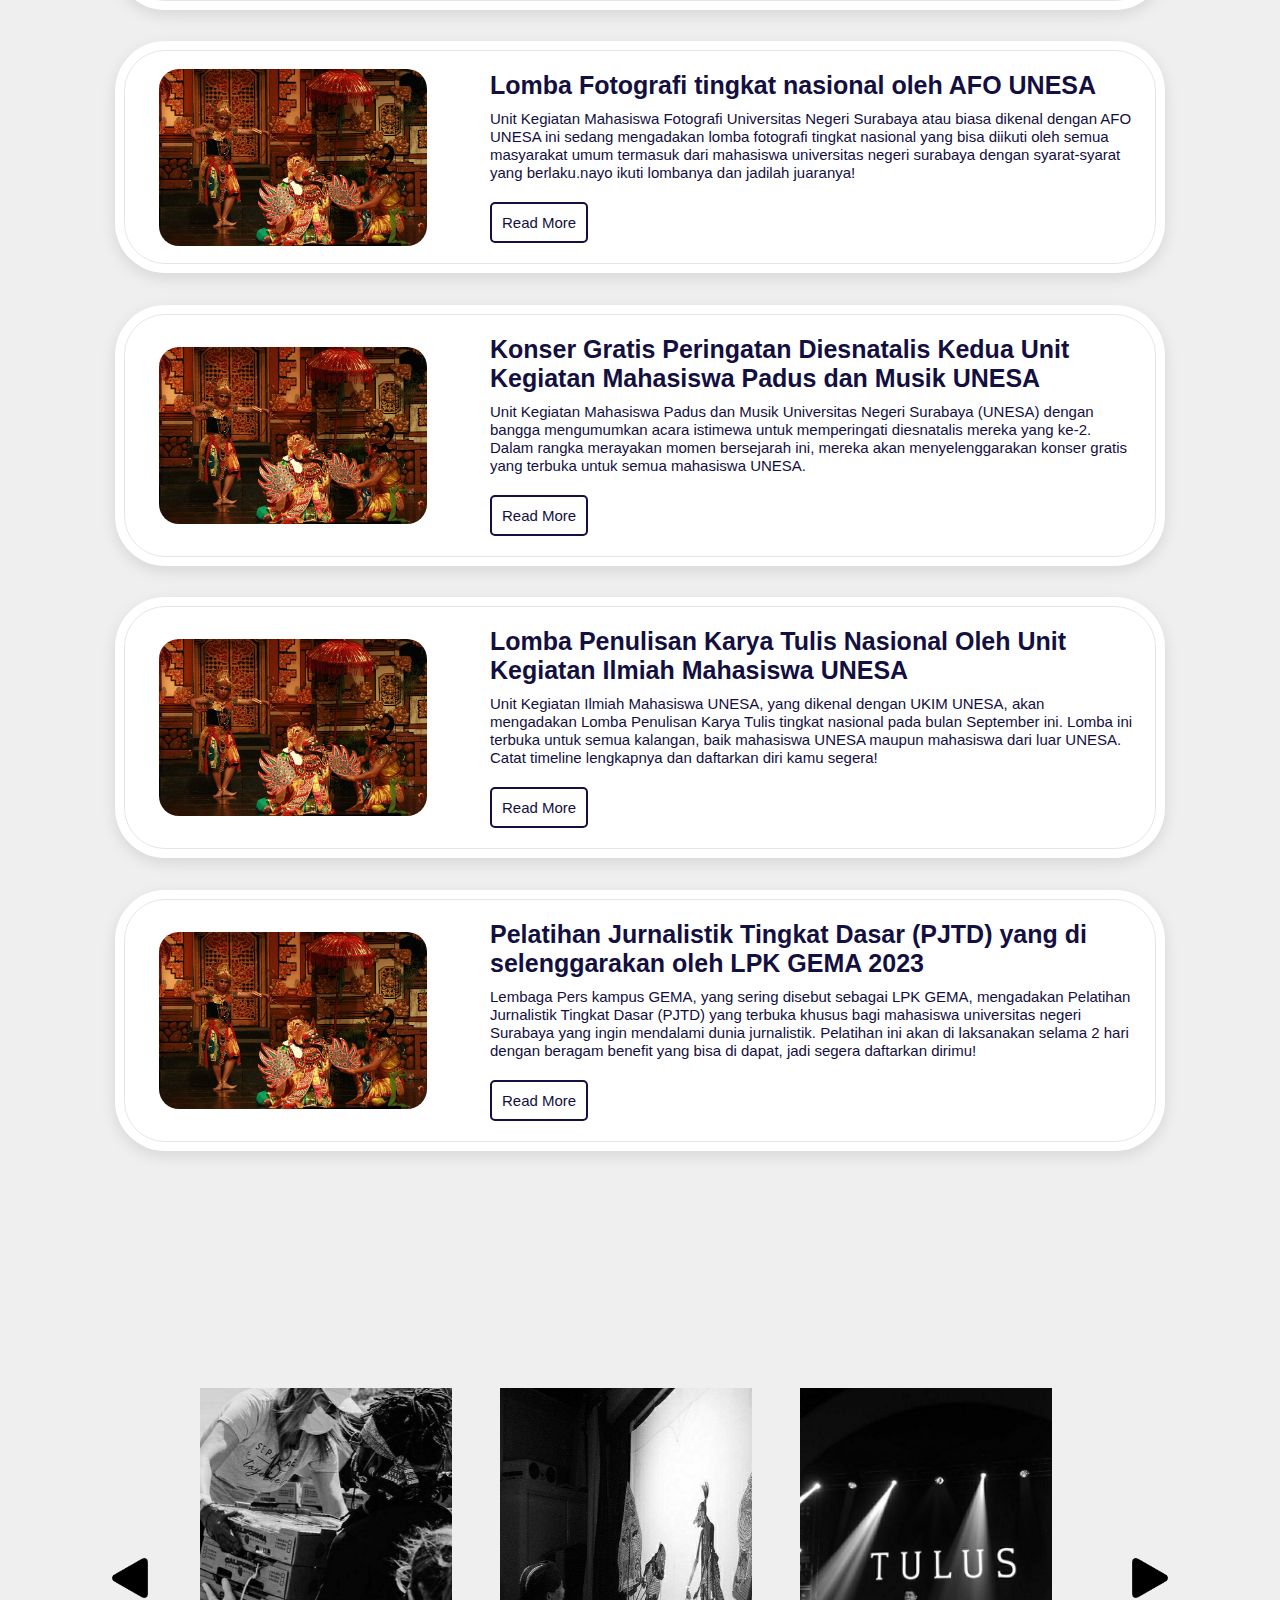
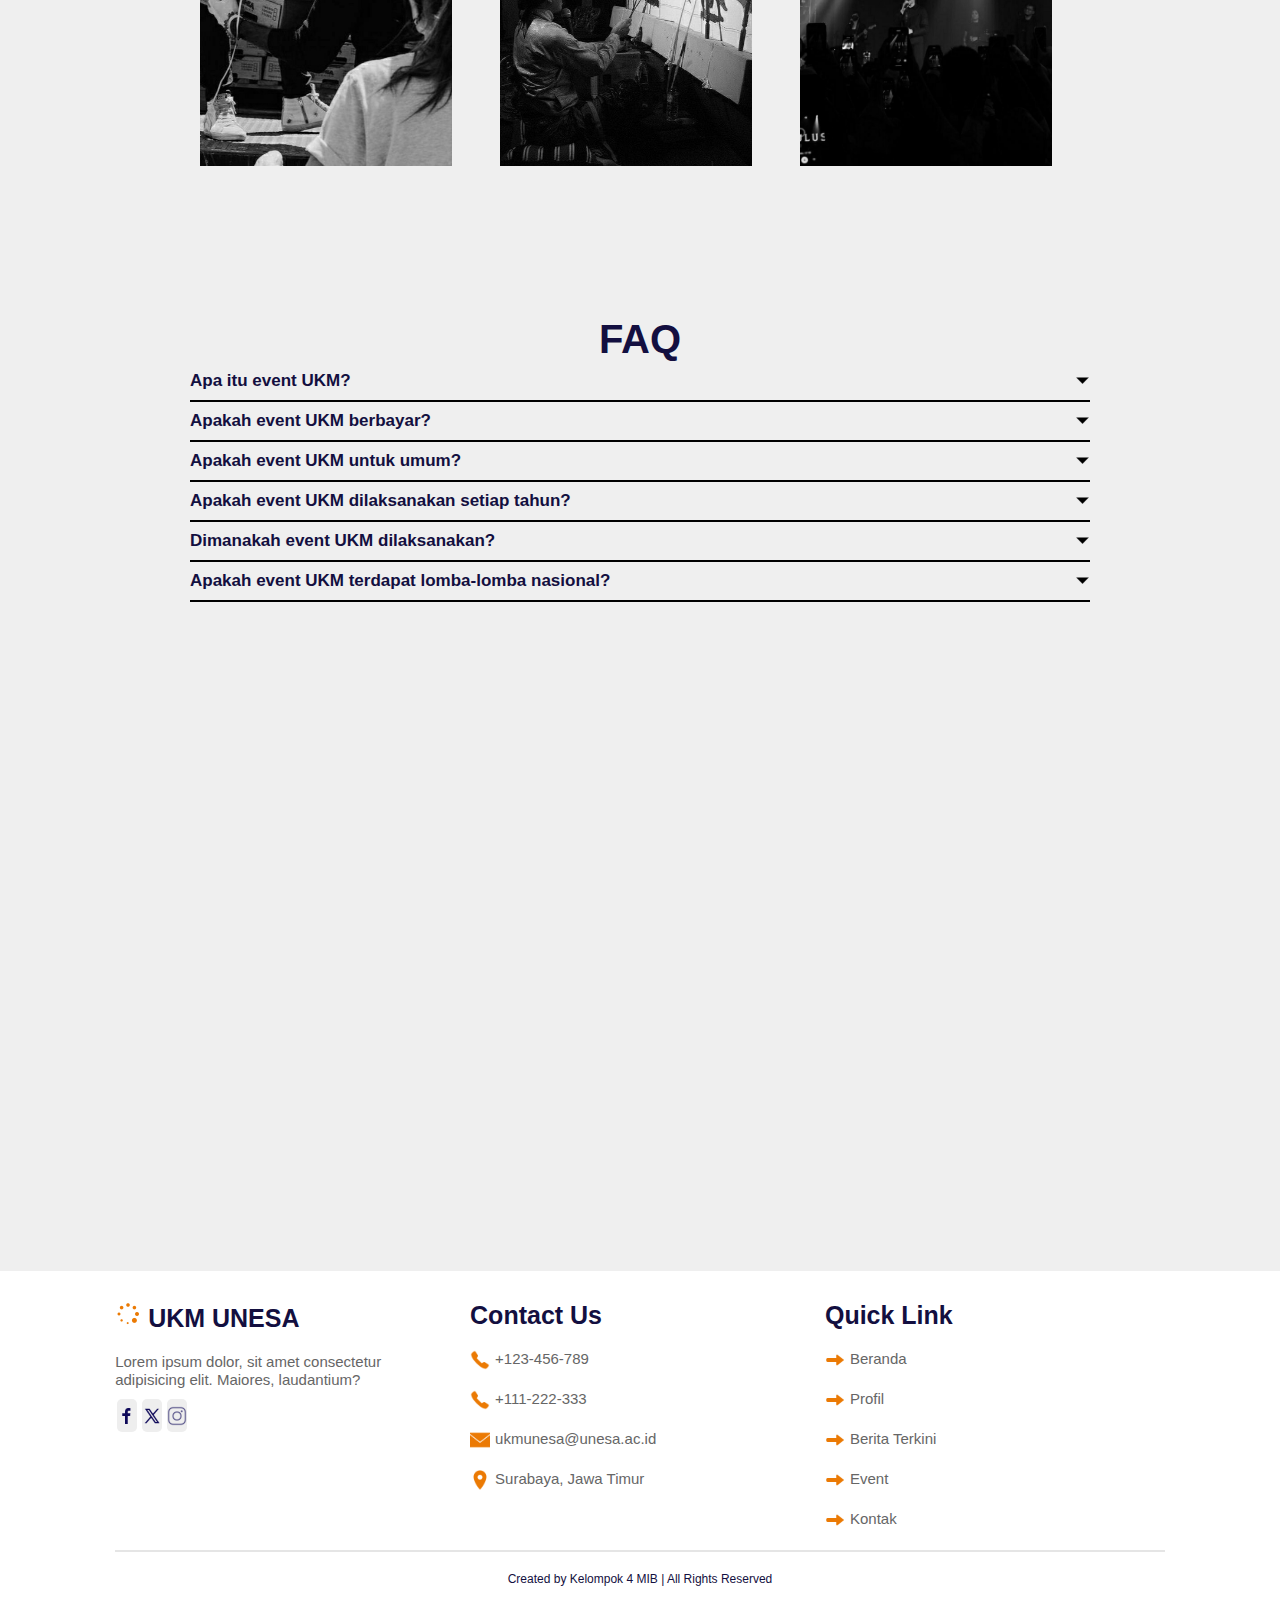
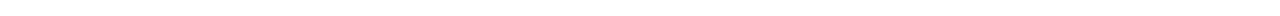
<file: Event.html>
<!DOCTYPE html>
<html lang="en">
<head>
    <meta charset="UTF-8">
    <meta http-equiv="X-UA-Compatible" content="IE=edge">
    <meta name="viewport" content="width=device-width, initial-scale=1.0">
    <title>Website UKM</title>
    <link rel="shortcut icon"  href="gambar/logo_judul.png" type="image/x-icon">
    <link rel="stylesheet" href="style.css">
</head>
<body>

    <!--header-->
 <header class="header">
    <a href="#" class="logo"><img src="gambar/spinner_icon.png"> UKM UNESA </a>
 
<nav class="navbar">
    <a href="index.html">Beranda</a>
    <a href="profile.html">Profil</a>
    <a href="berita_terkini.html">Berita Terkini</a>
    <a href="Event.html">Event</a>
    <a href="kontak.html">Kontak</a>
 </nav>

 <div class="icons">
    <div class="menu"><img src="gambar/menu_icon.png"></div>
    <div class="search"><img src="gambar/search_icon.png"></div>
    <div class="login"><img src="gambar/user_icon.png"></div>
 </div>

 <form action="" class="search-form">
    <input type="search" id="search-box" placeholder="Search here...">
    <img class="icon" src="gambar/search_icon.png" alt="">
 </form>

 <form action="" class="login-form">
    <h3>Login Now</h3>
    <input type="email" placeholder="Your Email" class="box">
    <input type="password" placeholder="Your Password" class="box">
    <p>Forget your password <a href="#">Click Here</a></p>
    <p>Don't Have Any Account? <a href="#">Create Now</a></p>
    <input type="submit" value="Login Now" class="btn">
 </form>
</header>
<!--header-->

<!--Event section-->
<section class="Event">
    <div class="content">
        <h3> <span> EVENT </span></h3>
        <p>Menampilkan segala event yang akan berlangsung dan sedang berlangsung pada Unit Kegiatan Mahasiswa Universitas Negeri Surabaya</p>
        <a href="#about" class="btn">Lihat Event</a>
    </div>
    <div class="right">
        <img src="gambar/expo.png" alt="">
    </div>
</section>
<!--Event section-->

<!--Event-->
<section class="about" id="about">
    <h1 class="heading"><span> EVENT UKM </span> KAMI</h1>
    <div class="row">
        <div class="image">
            <img src="gambar/RamaSinta.jpg"/> </div>

            <div class="content">
            <h3>Pertunjukan Teater 'Rama Shinta' pada pentas seni Fakultas Bahasa dan Seni</h3>
            <p>Pertunjukan teater ini dipersembahkan oleh Unit Kegiatan Mahasiswa Teater
                sebagai bentuk memperingati hari teater sedunia yang jatuh pada tanggal
                27 Maret nanti. Pertunjukkan ini di dibuka untuk Mahasiswa Negeri Surabaya 
                secara gratis dan Masyarakat Umum dengan harga tiket masuk Rp. 10.000.
    </p>
            <a href="isievent.html" class="btn">Read More</a>
        </div>
    </div>

    <div class="row">
        <div class="image">
            <img src="gambar/RamaSinta.jpg"/> </div>

            <div class="content">
            <h3>Peduli Kemanusiaan untuk korban bencana alam gunung semeru</h3>
            <p>Unit Kegiatan Mahasiswa Peduli Kemanusiaan Universitas Negeri Surabaya melakukan
                penggalangan dana untuk para korban bencana alam gunung semeru yang telah erupsi 
                pada tanggal 03 February 2023 kemarin. bentuk bantuan ini bisa berupa dana, baju, 
                makanan pokok, selimut, dsb. ayo beri dukunganmu, UNESA for humanity!
    </p>
            <a href="isievent.html" class="btn">Read More</a>
        </div>
    </div>

    <div class="row">
        <div class="image">
            <img src="gambar/RamaSinta.jpg"/> </div>

            <div class="content">
            <h3>Lomba Fotografi tingkat nasional oleh AFO UNESA</h3>
            <p>Unit Kegiatan Mahasiswa Fotografi Universitas Negeri Surabaya atau biasa dikenal 
                dengan AFO UNESA ini sedang mengadakan lomba fotografi tingkat nasional yang bisa 
                diikuti oleh semua masyarakat umum termasuk dari mahasiswa universitas negeri surabaya 
                dengan syarat-syarat yang berlaku.nayo ikuti lombanya dan jadilah juaranya!
    </p>
            <a href="isievent.html" class="btn">Read More</a>
        </div>
    </div>

    <div class="row">
        <div class="image">
            <img src="gambar/RamaSinta.jpg"/> </div>

            <div class="content">
            <h3>Konser Gratis Peringatan Diesnatalis Kedua Unit Kegiatan Mahasiswa Padus dan Musik UNESA</h3>
            <p>Unit Kegiatan Mahasiswa Padus dan Musik Universitas Negeri Surabaya (UNESA) dengan bangga 
                mengumumkan acara istimewa untuk memperingati diesnatalis mereka yang ke-2. Dalam rangka 
                merayakan momen bersejarah ini, mereka akan menyelenggarakan konser gratis yang terbuka untuk 
                semua mahasiswa UNESA.
    </p>
            <a href="isievent.html" class="btn">Read More</a>
        </div>
    </div>

    <div class="row">
        <div class="image">
            <img src="gambar/RamaSinta.jpg"/> </div>

            <div class="content">
            <h3>Lomba Penulisan Karya Tulis Nasional Oleh Unit Kegiatan Ilmiah Mahasiswa UNESA</h3>
            <p>Unit Kegiatan Ilmiah Mahasiswa UNESA, yang dikenal dengan UKIM UNESA, akan mengadakan 
                Lomba Penulisan Karya Tulis tingkat nasional pada bulan September ini. Lomba ini terbuka 
                untuk semua kalangan, baik mahasiswa UNESA maupun mahasiswa dari luar UNESA. Catat timeline 
                lengkapnya dan daftarkan diri kamu segera!
    </p>
            <a href="isievent.html" class="btn">Read More</a>
        </div>
    </div>

    <div class="row">
        <div class="image">
            <img src="gambar/RamaSinta.jpg"/> </div>

            <div class="content">
            <h3>Pelatihan Jurnalistik Tingkat Dasar (PJTD) yang di selenggarakan oleh LPK GEMA 2023</h3>
            <p>Lembaga Pers kampus GEMA, yang sering disebut sebagai LPK GEMA, mengadakan Pelatihan 
                Jurnalistik Tingkat Dasar (PJTD) yang terbuka khusus bagi mahasiswa universitas negeri 
                Surabaya yang ingin mendalami dunia jurnalistik. Pelatihan ini akan di laksanakan selama 
                2 hari dengan beragam benefit yang bisa di dapat, jadi segera daftarkan dirimu! 
    </p>
            <a href="isievent.html" class="btn">Read More</a>
        </div>
    </div>
</section>
         
<!--Event-->

<!--Retrospeksi-->
<div class="retrospeksi">
    <h1 class="heading"><span> PAST MEMORIES</span></h1>
</div>
<div class="gallery-wrap">
    <img src="gambar/tanda kiri.png" id="backBtn">
    <div class="gallery">
        <div>
                <span><img src="gambar/bantuan.jpg"></span>
                <span><img src="gambar/wayang.jpg"></span>
                <span><img src="gambar/tulus.jpg"></span>
            </div>
        <div> 
                <span><img src="gambar/pohon.jpg"></span>
                <span><img src="gambar/hindia.jpg"></span>
                <span><img src="gambar/menari.jpg"></span>
            </div>
        </div>
    <img src="gambar/tanda kanan.png" id="nextBtn">
</div>
<!--Retrospeksi-->

<!--FAQ-->
<section class="faq">
    
            <h2>FAQ</h2>
            
<div class="faqs">
    <div class="question">
        <h3>Apa itu event UKM?</h3>

        <svg width="15" height="10" viewbox="0 0 42 25">
            <path
            d="M3 3L21 21L39 3"
            stroke="white"
            stoke-width="7"
            stroke-linecap="round"
            />
        </svg>
    </div>

    <div class="answer">
        <p>Event ukm adalah suatu kegiatan yang dilakukan oleh masing-masing ukm
            pada setiap tahun. 
        </p>
    </div>
</div>
        
        <div class="faqs">
    <div class="question">
        <h3>Apakah event UKM berbayar?</h3>

        <svg width="15" height="10" viewbox="0 0 42 25">
            <path
            d="M3 3L21 21L39 3"
            stroke="white"
            stoke-width="7"
            stroke-linecap="round"
            />
        </svg>
    </div>

    <div class="answer">
        <p>Sebagian dari event UKM akan berbayar dan sebagian lainnya akan tidak berbayar, 
            jadi tergantung pada setiap event nya. 
        </p>
    </div>
</div>

        <div class="faqs">
    <div class="question">
        <h3>Apakah event UKM untuk umum?</h3>

        <svg width="15" height="10" viewbox="0 0 42 25">
            <path
            d="M3 3L21 21L39 3"
            stroke="white"
            stoke-width="7"
            stroke-linecap="round"
            />
        </svg>
    </div>

    <div class="answer">
        <p>Setiap event UKM yang terdapat di website merupakan event untuk umum, tidak hanya
            untuk para anggota UKM saja.
        </p>
    </div>
</div>

        <div class="faqs">
    <div class="question">
        <h3>Apakah event UKM dilaksanakan setiap tahun?</h3>

        <svg width="15" height="10" viewbox="0 0 42 25">
            <path
            d="M3 3L21 21L39 3"
            stroke="white"
            stoke-width="7"
            stroke-linecap="round"
            />
        </svg>
    </div>

    <div class="answer">
        <p>Event UKM pasti ada setiap tahun, tapi belum tentu setiap tahun akan mengadakan event yang sama
        </p>
    </div>
</div>

        <div class="faqs">
    <div class="question">
        <h3>Dimanakah event UKM dilaksanakan?</h3>

        <svg width="15" height="10" viewbox="0 0 42 25">
            <path
            d="M3 3L21 21L39 3"
            stroke="white"
            stoke-width="7"
            stroke-linecap="round"
            />
        </svg>
    </div>

    <div class="answer">
        <p>Tergantung dimana penyelanggara ingin menyelenggarakan, bisa cek detail pada info yang tertera
        </p>

    </div>
</div>

        <div class="faqs">
    <div class="question">
        <h3>Apakah event UKM terdapat lomba-lomba nasional?</h3>

        <svg width="15" height="10" viewbox="0 0 42 25">
            <path
            d="M3 3L21 21L39 3"
            stroke="white"
            stoke-width="7"
            stroke-linecap="round"
            />
        </svg>
    </div>

    <div class="answer">
        <p>Benar, sebagian event UKM adalah berupa lomba-lomba tingkat nasional yang bisa diikuti oleh siapa saja </p>
            </div>
        </div>
    </div> 
</div>
</section>

<!--FAQ-->

<!--footer section-->
<section class="footer">
    <div class="box-container">
        <div class="box">
            <h3>
                <img src="gambar/spinner_icon.png" alt=""> UKM UNESA 
            </h3>
            <p>Lorem ipsum dolor, sit amet consectetur adipisicing elit. Maiores, laudantium?</p>
            <div class="share">
                <a href="#"><img src="gambar/fb_icon.png" alt=""></a>
                <a href="#"><img src="gambar/x_icon.png" alt=""></a>
                <a href="#"><img src="gambar/ig_icon.png" alt=""></a>
            </div>
        </div>

        <div class="box">
            <h3>
                Contact Us
            </h3>
            <a href="#" class="links"><i><img src="gambar/call_icon_orange.png" ></i>+123-456-789</a>
            <a href="#" class="links"><i><img src="gambar/call_icon_orange.png" ></i>+111-222-333</a>
            <a href="#" class="links"><i><img src="gambar/email_icon_orange.png"></i>ukmunesa@unesa.ac.id</a>
            <a href="#" class="links"><i><img src="gambar/map_icon_orange.png"  ></i>Surabaya, Jawa Timur</a>                  
        </div>
        <div class="box">
            <h3>
                Quick Link
            </h3>
            <a href="index.html" class="links"><i><img src="gambar/panah_icon_orange.png" ></i>Beranda</a>
            <a href="profile.html" class="links"><i><img src="gambar/panah_icon_orange.png" ></i>Profil</a>
            <a href="berita_terkini.html" class="links"><i><img src="gambar/panah_icon_orange.png" ></i>Berita Terkini</a>
            <a href="Event.html" class="links"><i><img src="gambar/panah_icon_orange.png" ></i>Event</a> 
            <a href="kontak.html" class="links"><i><img src="gambar/panah_icon_orange.png" ></i>Kontak</a>
        </div>
    </div>
    <div class="credit">Created by <span>Kelompok 4 MIB</span> | All Rights Reserved</div>
</section>
<!--footer section-->

<script src="./app.js"></script>

    </body>
<html>
</file>
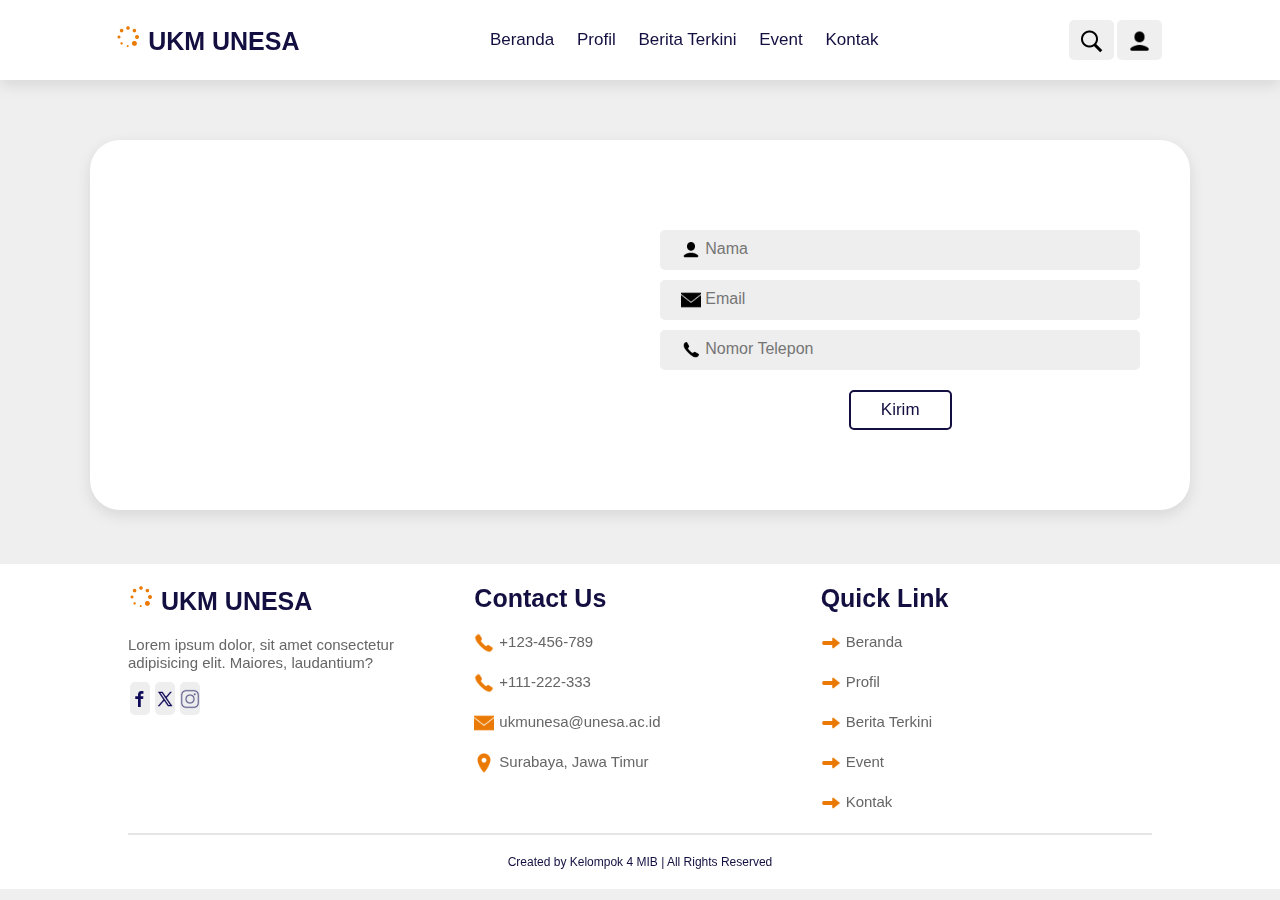
<file: kontak.html>
<!DOCTYPE html>
<html lang="en">
<head>
    <meta charset="UTF-8">
    <meta http-equiv="X-UA-Compatible" content="IE=edge">
    <meta name="viewport" content="width=device-width, initial-scale=1.0">
    <title>Website UKM</title>
    <link rel="shortcut icon"  href="gambar/logo_judul.png" type="image/x-icon">
    <link rel="stylesheet" href="style_profile.css">
</head>
<body>

    <!--header-->
 <header class="header">
    <a href="#" class="logo"><img src="gambar/spinner_icon.png"> UKM UNESA </a>
 
<nav class="navbar">
    <a href="index.html">Beranda</a>
    <a href="profile.html">Profil</a>
    <a href="berita_terkini.html">Berita Terkini</a>
    <a href="Event.html">Event</a>
    <a href="kontak.html">Kontak</a>
 </nav>

 <div class="icons">
    <div class="menu"><img src="gambar/menu_icon.png"></div>
    <div class="search"><img src="gambar/search_icon.png"></div>
    <div class="login"><img src="gambar/user_icon.png"></div>
 </div>

 <form action="" class="search-form">
    <input type="search" id="search-box" placeholder="Search here...">
    <img class="icon" src="gambar/search_icon.png" alt="">
 </form>

 <form action="" class="login-form">
    <h3>Login Now</h3>
    <input type="email" placeholder="Your Email" class="box">
    <input type="password" placeholder="Your Password" class="box">
    <p>Forget your password <a href="#">Click Here</a></p>
    <p>Don't Have Any Account? <a href="#">Create Now</a></p>
    <input type="submit" value="Login Now" class="btn">
 </form>
</header>
<!--header-->

<!--contact-->
<section id="contact" class="contact">
    <div class="row">
        <iframe src="https://www.google.com/maps/embed?pb=!1m18!1m12!1m3!1d3957.363924075711!2d112.7255654750956!3d-7.312951071904023!2m3!1f0!2f0!3f0!3m2!1i1024!2i768!4f13.1!3m3!1m2!1s0x2dd7fb13c114e227%3A0x8cf0d2f920397f5a!2sUKM%20Center%20Universitas%20Negeri%20Surabaya!5e0!3m2!1sid!2sid!4v1698101574990!5m2!1sid!2sid" allowfullscreen="" loading="lazy" referrerpolicy="no-referrer-when-downgrade" class="map"></iframe>

        <form action="">
            <div class="input-group">
                <i><img src="gambar/user_icon.png" alt=""></i>
                <input type="nama" placeholder="Nama" class="box"></div>
            <div class="input-group">
                <i><img src="gambar/email_icon.png" alt=""></i>
                <input type="email" placeholder="Email" class="box"></div>
            <div class="input-group">
                <i><img src="gambar/call_icon.png" alt=""></i>
                <input type="no_telp" placeholder="Nomor Telepon" class="box"></div>            
            <button type="submit" class="btn">Kirim</button>
        </form>
    </div>
</section>
<!--contact-->
    
<!--footer section-->
<section class="footer">
    <div class="box-container">
        <div class="box">
            <h3>
                <img src="gambar/spinner_icon.png" alt=""> UKM UNESA 
            </h3>
            <p>Lorem ipsum dolor, sit amet consectetur adipisicing elit. Maiores, laudantium?</p>
            <div class="share">
                <a href="#"><img src="gambar/fb_icon.png" alt=""></a>
                <a href="#"><img src="gambar/x_icon.png" alt=""></a>
                <a href="#"><img src="gambar/ig_icon.png" alt=""></a>
            </div>
        </div>

        <div class="box">
            <h3>
                Contact Us
            </h3>
            <a href="#" class="links"><i><img src="gambar/call_icon_orange.png" ></i>+123-456-789</a>
            <a href="#" class="links"><i><img src="gambar/call_icon_orange.png" ></i>+111-222-333</a>
            <a href="#" class="links"><i><img src="gambar/email_icon_orange.png"></i>ukmunesa@unesa.ac.id</a>
            <a href="#" class="links"><i><img src="gambar/map_icon_orange.png"  ></i>Surabaya, Jawa Timur</a>                  
        </div>
        <div class="box">
            <h3>
                Quick Link
            </h3>
            <a href="index.html" class="links"><i><img src="gambar/panah_icon_orange.png" ></i>Beranda</a>
            <a href="profile.html" class="links"><i><img src="gambar/panah_icon_orange.png" ></i>Profil</a>
            <a href="berita_terkini.html" class="links"><i><img src="gambar/panah_icon_orange.png" ></i>Berita Terkini</a>
            <a href="Event.html" class="links"><i><img src="gambar/panah_icon_orange.png" ></i>Event</a> 
            <a href="kontak.html" class="links"><i><img src="gambar/panah_icon_orange.png" ></i>Kontak</a>
        </div>
    </div>
    <div class="credit">Created by <span>Kelompok 4 MIB</span> | All Rights Reserved</div>
</section>
<!--footer section-->

<script src="javascript.js"></script>
</body>
</html>
</file>
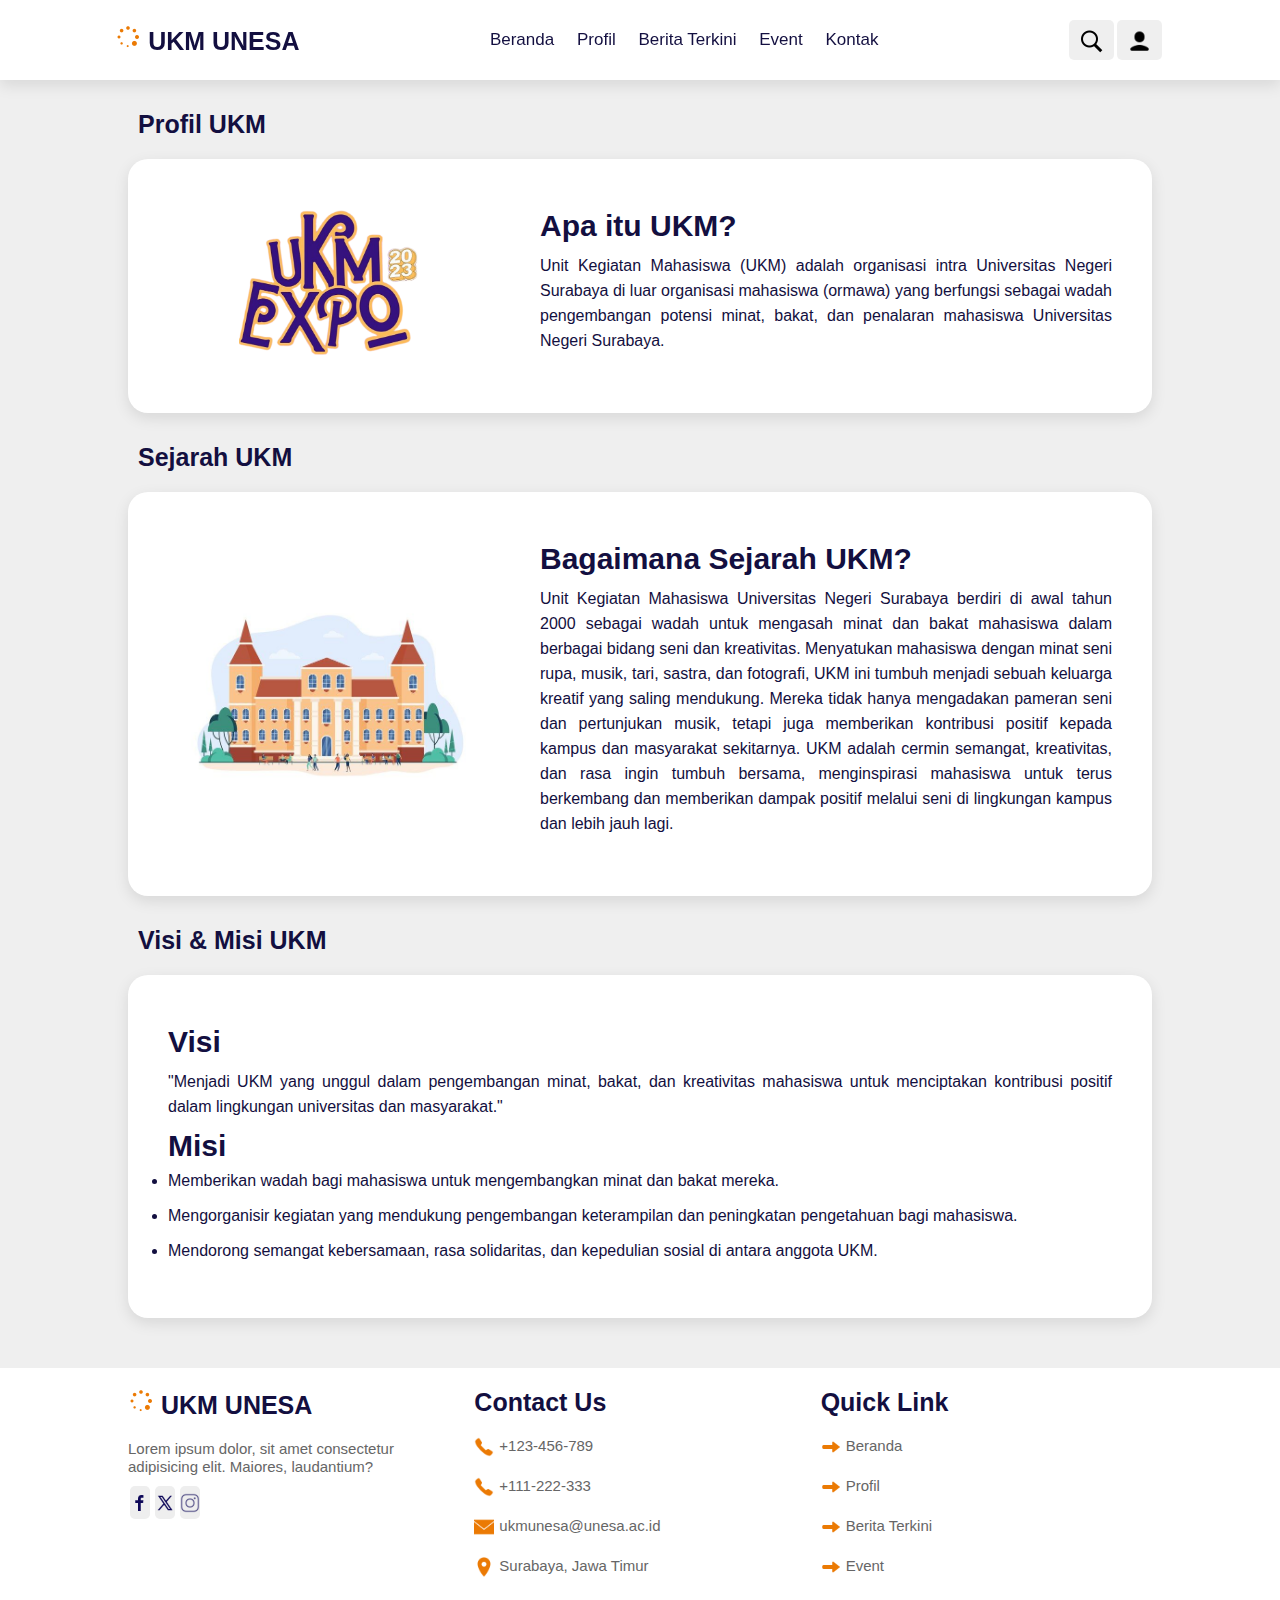
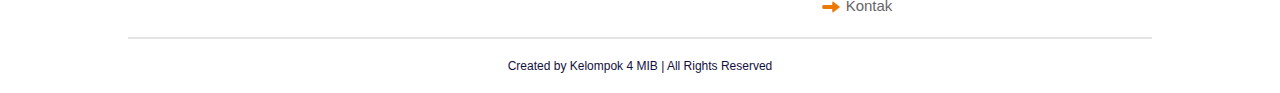
<file: profile.html>
<!DOCTYPE html>
<html lang="en">
<head>
    <meta charset="UTF-8">
    <meta http-equiv="X-UA-Compatible" content="IE=edge">
    <meta name="viewport" content="width=device-width, initial-scale=1.0">
    <title>Website UKM</title>
    <link rel="shortcut icon"  href="gambar/logo_judul.png" type="image/x-icon">
    <link rel="stylesheet" href="style_profile.css">
</head>
<body>
    <!--header-->
 <header class="header">
    <a href="#" class="logo"><img src="gambar/spinner_icon.png"> UKM UNESA </a>
 
<nav class="navbar">
    <a href="index.html">Beranda</a>
    <a href="profile.html">Profil</a>
    <a href="berita_terkini.html">Berita Terkini</a>
    <a href="Event.html">Event</a>
    <a href="kontak.html">Kontak</a>
 </nav>

 <div class="icons">
    <div class="menu"><img src="gambar/menu_icon.png"></div>
    <div class="search"><img src="gambar/search_icon.png"></div>
    <div class="login"><img src="gambar/user_icon.png"></div>
 </div>

 <form action="" class="search-form">
    <input type="search" id="search-box" placeholder="Search here...">
    <img class="icon" src="gambar/search_icon.png" alt="">
 </form>

 <form action="" class="login-form">
    <h3>Login Now</h3>
    <input type="email" placeholder="Your Email" class="box">
    <input type="password" placeholder="Your Password" class="box">
    <p>Forget your password <a href="#">Click Here</a></p>
    <p>Don't Have Any Account? <a href="#">Create Now</a></p>
    <input type="submit" value="Login Now" class="btn">
 </form>
</header>
<!--header-->

<!--UKM-->
<section class="about" id="about">
    <h1 class="heading1"> Profil <span> UKM </span></h1>
    <div class="row">
        <div class="image">
            <img src="gambar/expo.png"/> </div>

            <div class="content">
            <h3>Apa itu UKM?</h3>
            <p>Unit Kegiatan Mahasiswa (UKM) adalah organisasi intra Universitas Negeri
                Surabaya di luar organisasi mahasiswa (ormawa) yang berfungsi sebagai wadah
                pengembangan potensi minat, bakat, dan penalaran mahasiswa Universitas Negeri
                Surabaya.</p>
        </div>
    </div>
</section>
<!--UKM-->

<!--Sejarah UKM-->
<section class="about" id="about">
    <h1 class="heading2"> Sejarah <span> UKM </span></h1>
    <div class="row">
        <div class="image2">
            <img src="gambar/yuhu.jpeg"/> </div>

            <div class="content">
            <h3>Bagaimana Sejarah UKM?</h3>
            <p>Unit Kegiatan Mahasiswa Universitas Negeri Surabaya berdiri di awal tahun 2000 sebagai wadah untuk mengasah minat dan bakat mahasiswa dalam berbagai bidang seni dan kreativitas. Menyatukan mahasiswa dengan minat seni rupa, musik, tari, sastra, dan fotografi, UKM ini tumbuh menjadi sebuah keluarga kreatif yang saling mendukung. Mereka tidak hanya mengadakan pameran seni dan pertunjukan musik, tetapi juga memberikan kontribusi positif kepada kampus dan masyarakat sekitarnya. UKM adalah cermin semangat, kreativitas, dan rasa ingin tumbuh bersama, menginspirasi mahasiswa untuk terus berkembang dan memberikan dampak positif melalui seni di lingkungan kampus dan lebih jauh lagi.</p>
        </div>
    </div>
</section>
<!--Sejarah UKM-->

<!--Visi Misi UKM-->
<section class="about" id="about">
    <h1 class="heading2"> Visi & Misi <span> UKM </span></h1>
    <div class="row">
            <div class="content">
            <h3>Visi</h3>
            <p>"Menjadi UKM yang unggul dalam pengembangan minat, bakat, dan kreativitas mahasiswa untuk menciptakan kontribusi positif dalam lingkungan universitas dan masyarakat."</p>
            <h3>Misi</h3>
                <li>Memberikan wadah bagi mahasiswa untuk mengembangkan minat dan bakat mereka.</li>
                <li>Mengorganisir kegiatan yang mendukung pengembangan keterampilan dan peningkatan pengetahuan bagi mahasiswa.</li>
                <li>Mendorong semangat kebersamaan, rasa solidaritas, dan kepedulian sosial di antara anggota UKM.</li>
        </div>
    </div>
</section>
<!--Visi Misi UKM-->

<!--footer section-->
<section class="footer">
    <div class="box-container">
        <div class="box">
            <h3>
                <img src="gambar/spinner_icon.png" alt=""> UKM UNESA 
            </h3>
            <p>Lorem ipsum dolor, sit amet consectetur adipisicing elit. Maiores, laudantium?</p>
            <div class="share">
                <a href="#"><img src="gambar/fb_icon.png" alt=""></a>
                <a href="#"><img src="gambar/x_icon.png" alt=""></a>
                <a href="#"><img src="gambar/ig_icon.png" alt=""></a>
            </div>
        </div>

        <div class="box">
            <h3>
                Contact Us
            </h3>
            <a href="#" class="links"><i><img src="gambar/call_icon_orange.png" ></i>+123-456-789</a>
            <a href="#" class="links"><i><img src="gambar/call_icon_orange.png" ></i>+111-222-333</a>
            <a href="#" class="links"><i><img src="gambar/email_icon_orange.png"></i>ukmunesa@unesa.ac.id</a>
            <a href="#" class="links"><i><img src="gambar/map_icon_orange.png"  ></i>Surabaya, Jawa Timur</a>                  
        </div>
        <div class="box">
            <h3>
                Quick Link
            </h3>
            <a href="index.html" class="links"><i><img src="gambar/panah_icon_orange.png" ></i>Beranda</a>
            <a href="profile.html" class="links"><i><img src="gambar/panah_icon_orange.png" ></i>Profil</a>
            <a href="berita_terkini.html" class="links"><i><img src="gambar/panah_icon_orange.png" ></i>Berita Terkini</a>
            <a href="Event.html" class="links"><i><img src="gambar/panah_icon_orange.png" ></i>Event</a> 
            <a href="kontak.html" class="links"><i><img src="gambar/panah_icon_orange.png" ></i>Kontak</a>
        </div>
    </div>
    <div class="credit">Created by <span>Kelompok 4 MIB</span> | All Rights Reserved</div>
</section>
<!--footer section-->

    
<script src="javascript.js"></script>
</body>
</html>
</file>
<file: style_beranda.css>
:root{
    --orange: #ff7800;
    --black: #130f40;
    --light-color: #666;
    --box-shadow: 0 .5rem 1.5rem rgba(0,0,0,.1);
    --border: .2rem solid rgba(0,0,0,.1);
    --outline: .1rem solid rgba(0,0,0,.1);
    --outline-hover: .6rem solid rgba(0,0,0,.1);
}

*{
    font-family: sans-serif;
    margin: 0;
    padding: 0;
    box-sizing: border-box;
    outline: none;
    border: none;
    text-decoration: none;
    transition: all .2s linear;
}

html{
    font-size: 62.5%;
    overflow-x: hidden;
    scroll-behavior: smooth;
    scroll-padding-top: 7rem;
}

body{
    background: #eeee;
}

section{
    padding: 2rem 9%;
}

.heading{
    text-align: center;
    padding: 2rem 0;
    padding-bottom: 2rem;
    font-size: 3.5rem;
    color: var(--black);
}

.heading span{
    background: var(--orange);
    color: #fff;
    display: inline-block;
    padding: .5rem 3rem;
    clip-path: polygon(100% 0, 93% 50%, 100% 100%, 0% 100%, 7% 50%, 0% 0%);
}

.font{
    margin-left: 5rem;
    font-size: 2.5rem;
    color: var(--black);
}
.btn{
    margin-top: 1rem;
    display: inline-block;
    padding: .8rem 3rem;
    font-size: 1.7rem;
    border: .2rem solid var(--black);
    border-radius: .5rem;
    color: var(--black);
    cursor: pointer;
    background: none;
}

.btn:hover{
    background: var(--orange);
    color: #fff;
}
.header{
    position: fixed;
    top: 0;
    left: 0;
    right: 0;
    z-index: 1000;
    display: flex;
    align-items: center;
    justify-content: space-between;
    padding: 2rem 9%;
    background: #fff;
    box-shadow: var(--box-shadow);
}

.header .logo{
    font-size: 2.5rem;
    font-weight: bolder;
    color: var(--black);
}

.header .navbar a{
    font-size: 1.7rem;
    margin: 1rem 1rem;
    color: var(--black);
}

.header .navbar a:hover{
    color:var(--orange)
}

.header .icons{
    display: flex;
}

.header .icons div{
    width: 4.5rem;
    line-height: 4rem;
    border-radius: .5rem;
    background: #eeee;
    color: var(--black);
    font-size: 4rem;
    margin-right: .3rem;
    cursor: pointer;
    text-align: center;
}

.header .icons .menu{
    display: none;
}

.header .icons div img{
    height: 2.5rem;
}

.header .icons div:hover{
    background: var(--orange);
    color: #fff;
}


.header .search-form{
    position: absolute;
    top: 110%;
    right: -110%;
    width: 50rem;
    height: 5rem;
    background: #fff;
    border-radius: .5rem;
    overflow: hidden;
    display: flex;
    align-items: center;
    box-shadow: var(--box-shadow);
}

.header .search-form.active{
    right: 2rem;
    transition: .4s linear;
}

.header .search-form input{
    height: 100%;
    width: 100%;
    background: none;
    text-transform: none;
    font-size: 1.6rem;
    color: var(--black);
    padding: 0 1.5rem;
}

.header .search-form label{
    font-size: 2.2.rem;
    padding-right: 1.5rem;
    color: var(--black);
    cursor: pointer;
}

.header .search-form label:hover{
    color: var(--orange);
}

.header .search-form img{
    height: 2rem;
    padding-right: 2rem;
}

.header .login-form{
    position: absolute;
    top: 110%;
    right: -110%;
    width: 30rem;
    box-shadow: var(--box-shadow);
    padding: 2rem;
    border-radius: .5rem;
    background: #fff;
    text-align: center;
}

.header .login-form.active{
    right: 2rem;
    transition: .4s linear;
}

.header .login-form h3{
    font-size: 2.5rem;
    text-transform: uppercase;
    color: var(--black);
}

.header .login-form .box{
    width: 100%;
    margin: .7rem 0;
    background: #eee;
    border-radius: .5rem;
    padding: 1rem;
    font-size: 1.6rem;
    color: var(--black);
    text-transform: none;
}

.header .login-form p{
    font-size: 1.4rem;
    padding: .5rem 0;
    color: var(--light-color);
}

.header .login-form p a{
    color: var(--orange);
    text-decoration: underline;
}

.beranda{
    display: flex;
    align-items: center;
    justify-content: center;
    background: url(gambar/UNESA.jpeg) no-repeat;
    background-size: cover;
    background-position: center;
    padding-top: 17rem;
    padding-bottom: 10rem;
    height: 60rem;
}

.beranda .content{
    text-align: center;
    width: 60rem;
}

.beranda .content h3{
    color: var(--black);
    font-size: 3rem;
}

.beranda .content span{
    color: var(--orange);
    font-size: 5rem;
}

.about .row{
    display: flex;
    grid-template-columns: repeat(auto-fit, minmax(30rem, 1fr));
    gap: 1.5rem;
    align-items: center;
    gap: 1rem;
    padding: 3rem 2rem;
    background: #fff;
    outline: var(--outline);
    outline-offset: -1rem;
    text-align: left;
    box-shadow: var(--box-shadow);
    border-radius: 5rem;
}

.about .row:hover{
    outline: var(--outline-hover);
    outline-offset: 0rem;
}


.about .row .image{
    flex:1 1 10rem;
}

.about .row .image img{
    width: 70%;
    display: block;
    margin: auto;
}

.about .row .content{
    flex:1 1 45rem;
    padding: 2rem;
}

.about .row .content h3{
    font-size: 3rem;
    color: var(--black);
}

.about .row .content p{
    font-size: 1.6rem;
    color: var(--black);
    padding: 1rem 0;
    line-height: 1.8rem;
}

.type .type-slider{
    padding: 3rem;
}

#back_btn, #next_btn{
    height: 6rem;
    cursor: pointer;
    margin: 2rem;
}

.type .type-slider .slider-controls {
    display: flex;
    align-items: center; 
    justify-content: space-between; 
    width: 100%;
    box-sizing: border-box;
}

.type .type-slider .box-slider-container {
    display: flex;
    overflow: hidden; 
}
  
.type .type-slider .box-slider{
    background: #fff;
    border-radius: 5rem;
    text-align: center;
    outline-offset: -1rem;
    margin: 1rem;
    padding: 3rem 2rem;
    flex: 0 0 25%;
    outline: var(--outline);
    box-shadow: var(--box-shadow);
    width: 100%;
}

.type .type-slider .box-slider:hover{
    outline-offset: 0rem;
    outline: var(--outline-hover);
}

.type .type-slider .box-slider img{
    height: 15rem;
}

.type .type-slider .box-slider h3{
    font-size: 1.7rem;
    color: var(--black);
}

.type .type-slider .box-slider .price{
    font-size: 1.3rem;
    color: var(--light-color);
    padding: .5rem 0;
}

.footer{
    background: #fff;
}

.footer .box-container{
    display: grid;
    grid-template-columns: repeat(auto-fit, minmax(25rem,1fr));
    gap: 1.5rem;
}

.footer .box-container .box h3{
    font-size:2.5rem;
    color:var(--black);
    padding: 1rem 0;
}

.footer .box-container .box .links{
    display: block;
    font-size: 1.5rem;
    color:var(--light-color);
    padding: 1rem 0;
}

.footer .box-container .box .links img{
    padding-right: .5rem;
    height: 2rem;
    vertical-align: middle;
}

.footer .box-container .box .links:hover i{
    padding-right: 2rem;
}

.footer .box-container .box p{
    line-height: 1.8rem;
    font-size:1.5rem;
    color:var(--light-color);
    padding: 1rem 0;
}

.footer .box-container .box .share a{
    font-size: 3rem;
    border-radius: .5rem;
    margin-left: .2rem;
    background-color: #eee;
    text-align: center;
}

.footer .box-container .box .share a:hover{
    background: var(--orange);
}

.footer .box-container .box .share img{
    height: 2rem;
}

.footer .box-container .box .email{
    width: 100%;
    margin: .7rem 0;
    padding: 1rem;
    border-radius: .5rem;
    background: #eee;
    font-size: 1.5rem;
    color: var(--black);
    text-transform: none;
}

.footer .credit{
    text-align: center;
    margin-top: 1rem;
    padding: 1rem;
    padding-top: 2rem;
    font-size: 1.2rem;
    color: var(--black);
    border-top: var(--border);
}

.footer .credit .span{
    color: --orange;
}


@media (max-width:991px){
    html{
        font-size: 55%;
    }
    .header{
        padding: 2rem;
    }
    section{
        padding: 2rem;
    }
}
@media (max-width:768px){
    .header .icons .menu{
        display: inline-block;
    }
    .header .search-form{
        width: 90%;
    }
    .header .navbar{
        position: absolute;
        top: 110%;
        right: -110%;
        width: 30rem;
        box-shadow: var(--box-shadow);
        border-radius: .5rem;
        background: #fff;
    }
    .header .navbar.active{
        right: 2rem;
        transition: .4s linear;
    }  
    .header .navbar a{
        font-size: 2rem;
        margin: 2rem 2.5rem;
        display: block;
    }
}
@media (max-width:450px){
    html{
        font-size: 50%;
    }
    .heading{
        font-size: 2.5rem;
    }
    .footer{
        text-align: center;
    }
}
</file>
<file: style_berita_terkini.css>
:root{
    --orange: #ff7800;
    --black: #130f40;
    --light-color: #666;
    --box-shadow: 0 .5rem 1.5rem rgba(0,0,0,.1);
    --border: .2rem solid rgba(0,0,0,.1);
    --outline: .1rem solid rgba(0,0,0,.1);
    --outline-hover: .6rem solid rgba(0,0,0,.1);
}

*{
    font-family: sans-serif;
    margin: 0;
    padding: 0;
    box-sizing: border-box;
    outline: none;
    border: none;
    text-decoration: none;
    transition: all .2s linear;
}

html{
    font-size: 62.5%;
    overflow-x: hidden;
    scroll-behavior: smooth;
    scroll-padding-top: 7rem;
}

body{
    background: #eeee;
}

section{
    padding: 2rem 9%;
}

.heading{
    text-align: center;
    padding: 2rem 0;
    padding-bottom: 2rem;
    font-size: 3.5rem;
    color: var(--black);
}

.heading span{
    background: var(--orange);
    color: #fff;
    display: inline-block;
    padding: .5rem 3rem;
    clip-path: polygon(100% 0, 93% 50%, 100% 100%, 0% 100%, 7% 50%, 0% 0%);
}

.font{
    margin-left: 5rem;
    font-size: 2.5rem;
    color: var(--black);
}
.btn{
    margin-top: 1rem;
    display: inline-block;
    padding: .8rem 3rem;
    font-size: 1.7rem;
    border: .2rem solid var(--black);
    border-radius: .5rem;
    color: var(--black);
    cursor: pointer;
    background: none;
}

.btn:hover{
    background: var(--orange);
    color: #fff;
}
.header{
    position: fixed;
    top: 0;
    left: 0;
    right: 0;
    z-index: 1000;
    display: flex;
    align-items: center;
    justify-content: space-between;
    padding: 2rem 9%;
    background: #fff;
    box-shadow: var(--box-shadow);
}

.header .logo{
    font-size: 2.5rem;
    font-weight: bolder;
    color: var(--black);
}

.header .navbar a{
    font-size: 1.7rem;
    margin: 1rem 1rem;
    color: var(--black);
}

.header .navbar a:hover{
    color:var(--orange)
}

.header .icons{
    display: flex;
}

.header .icons div{
    width: 4.5rem;
    line-height: 4rem;
    border-radius: .5rem;
    background: #eeee;
    color: var(--black);
    font-size: 4rem;
    margin-right: .3rem;
    cursor: pointer;
    text-align: center;
}

.header .icons .menu{
    display: none;
}

.header .icons div img{
    height: 2.5rem;
}

.header .icons div:hover{
    background: var(--orange);
    color: #fff;
}


.header .search-form{
    position: absolute;
    top: 110%;
    right: -110%;
    width: 50rem;
    height: 5rem;
    background: #fff;
    border-radius: .5rem;
    overflow: hidden;
    display: flex;
    align-items: center;
    box-shadow: var(--box-shadow);
}

.header .search-form.active{
    right: 2rem;
    transition: .4s linear;
}

.header .search-form input{
    height: 100%;
    width: 100%;
    background: none;
    text-transform: none;
    font-size: 1.6rem;
    color: var(--black);
    padding: 0 1.5rem;
}

.header .search-form label{
    font-size: 2.2.rem;
    padding-right: 1.5rem;
    color: var(--black);
    cursor: pointer;
}

.header .search-form label:hover{
    color: var(--orange);
}

.header .search-form img{
    height: 2rem;
    padding-right: 2rem;
}

.header .login-form{
    position: absolute;
    top: 110%;
    right: -110%;
    width: 30rem;
    box-shadow: var(--box-shadow);
    padding: 2rem;
    border-radius: .5rem;
    background: #fff;
    text-align: center;
}

.header .login-form.active{
    right: 2rem;
    transition: .4s linear;
}

.header .login-form h3{
    font-size: 2.5rem;
    text-transform: uppercase;
    color: var(--black);
}

.header .login-form .box{
    width: 100%;
    margin: .7rem 0;
    background: #eee;
    border-radius: .5rem;
    padding: 1rem;
    font-size: 1.6rem;
    color: var(--black);
    text-transform: none;
}

.header .login-form p{
    font-size: 1.4rem;
    padding: .5rem 0;
    color: var(--light-color);
}

.header .login-form p a{
    color: var(--orange);
    text-decoration: underline;
}
/* AKHIR HEADER */

/* JUDUL */
#beritaTerkini {
    padding: 20px 0 5px 0;
    margin-left: 9%;
}

/*  PENGATURAN GRID BERITA LAINNYA & BERITA TERBARU */
#beritaTerkini .judul {
    text-align: center;
    text-transform: uppercase;
    font-size: 32px;
    margin-top: 100px;
    color: #F97B22;
}

.hot {
    margin-top: 20px;
    display: flex;
    justify-content: center;
}

.lain, .posBaru {
    flex-basis: 25% 70%;       /*  Sesuaikan lebar sesuai kebutuhan  */
    box-sizing: border-box;    /*  Pastikan padding tidak mempengaruhi lebar  */
    text-align: center;
}

/* BERITA LAINNYA */
.lain {
    width: 70%;
    margin-left: 10%;    /*  Menambahkan sedikit jarak di antara elemen  */
}

.tanggal {
    border-bottom: 1px solid #ccc;    /*  Garis pemisah antar berita  */
}

.tanggal h3 {
    font-size: 10px;
    margin: 9%;
}

.tanggal img {
    width: 100%;
    height: auto;
    filter: contrast(85%);
}

.tanggal img:hover {
    filter: contrast(105%);
}

.tanggal p {
    font-size: 8px;
    margin-bottom: 10px;
}
/* AKHIR BERITA LAINNYA */

/* BERITA TERBARU */
.judul {
    text-align: center;
    font-size: 2.5rem;
    font-weight: bolder;
    color: var(--black);
}

.beritaBaru .row{
    align-items: center;
    margin-top: 6%;
    margin-left: 4%;
    width: 90%;
    grid-template-columns: repeat(auto-fit, minmax(5rem, 1fr));
    padding: 3rem 2rem;
    background: #fff;
    outline: var(--outline);
    outline-offset: -1rem;
    text-align: left;
    box-shadow: var(--box-shadow);
    border-radius: 5rem;
}

.beritaBaru .row:hover{
    outline: var(--outline-hover);
    outline-offset: 0rem;
}

.beritaBaru .row .image{
    flex:1 1 5rem;
    filter: contrast(85%);
}

.beritaBaru .row .image:hover{
    filter: contrast(105%);
}

.beritaBaru .row .image img{
    width: 70%;
    display: block;
    margin: auto;
}

.beritaBaru .row .content{
    flex:1 1 20rem;
    padding: 2rem;
}

.beritaBaru .row .content h3{
    font-size: 2rem;
    color: var(--black);
}

.beritaBaru .row .content p{
    font-size: 1.6rem;
    color: var(--black);
    padding: 1rem 0;
    line-height: 1.8rem;
}
/* AKHIR BERITA TERBARU */

/*  BERITA  */

.beritalainnya{
    display: flex; /* Menggunakan display flex untuk mengatur berita ke samping */
    flex-wrap: wrap;
    padding: 10px 5px 10px;
    margin: 10px 10px 10px 120px;
}

.Berita {
    width: 280px;
    text-align: center;
    padding: 10px 5px 10px;
    margin: 10px 10px 10px 55px;
    border-radius: 10px;
    float: left;
}

.Berita>img {
    display: block;
    width: 100%;
    max-width: 500px;
    aspect-ratio: 4/3;
    object-fit: cover;
    object-position: 50% 50%;
    border-radius: 16px 16px 0 0;
    filter: contrast(85%);
    transition: all 0.6s cubic-bezier(0.43, 0.41, 0.22, 0.91);
}

.Berita>img:hover {
    filter: contrast(105%);
}

.content {
    display: flex;
    flex-direction: column;
    padding: 10px 15px 10px;
    color: #27005D;
}

.content>p {
    font-size: 1.6rem;
    margin-bottom: 10px;
    margin-bottom: 10px;
    color: #1e40af;
}

.content>p:nth-child(1) {
    font-size: 1.2rem;
    font-weight: 600;
    margin-bottom: 5px;
    color: #1e40af;
}

.content>p:nth-child(2) {
    font-size: 1rem;
    font-weight: 400;
     color: black;
} 
/* AKHIR BERITA */

/* FOOTER */

.footer{
    background: #fff;
}

.footer .box-container{
    display: grid;
    grid-template-columns: repeat(auto-fit, minmax(25rem,1fr));
    gap: 1.5rem;
}

.footer .box-container .box h3{
    font-size:2.5rem;
    color:var(--black);
    padding: 1rem 0;
}

.footer .box-container .box .links{
    display: block;
    font-size: 1.5rem;
    color:var(--light-color);
    padding: 1rem 0;
}

.footer .box-container .box .links img{
    padding-right: .5rem;
    height: 2rem;
    vertical-align: middle;
}

.footer .box-container .box .links:hover i{
    padding-right: 2rem;
}

.footer .box-container .box p{
    line-height: 1.8rem;
    font-size:1.5rem;
    color:var(--light-color);
    padding: 1rem 0;
}

.footer .box-container .box .share a{
    font-size: 3rem;
    border-radius: .5rem;
    margin-left: .2rem;
    background-color: #eee;
    text-align: center;
}

.footer .box-container .box .share a:hover{
    background: var(--orange);
}

.footer .box-container .box .share img{
    height: 2rem;
}

.footer .box-container .box .email{
    width: 100%;
    margin: .7rem 0;
    padding: 1rem;
    border-radius: .5rem;
    background: #eee;
    font-size: 1.5rem;
    color: var(--black);
    text-transform: none;
}

.footer .credit{
    text-align: center;
    margin-top: 1rem;
    padding: 1rem;
    padding-top: 2rem;
    font-size: 1.2rem;
    color: var(--black);
    border-top: var(--border);
}

.footer .credit .span{
    color: --orange;
}


@media (max-width:991px){
    html{
        font-size: 55%;
    }
    .header{
        padding: 2rem;
    }
    section{
        padding: 2rem;
    }
}
@media (max-width:768px){
    .header .icons .menu{
        display: inline-block;
    }
    .header .search-form{
        width: 90%;
    }
    .header .navbar{
        position: absolute;
        top: 110%;
        right: -110%;
        width: 30rem;
        box-shadow: var(--box-shadow);
        border-radius: .5rem;
        background: #fff;
    }
    .header .navbar.active{
        right: 2rem;
        transition: .4s linear;
    }  
    .header .navbar a{
        font-size: 2rem;
        margin: 2rem 2.5rem;
        display: block;
    }
}
@media (max-width:450px){
    html{
        font-size: 50%;
    }
    .heading{
        font-size: 2.5rem;
    }
    .footer{
        text-align: center;
    }
}
</file>
<file: style.css>
:root{
    --orange: #ff7800;
    --black: #130f40;
    --light-color: #666;
    --box-shadow: 0 .5rem 1.5rem rgba(0,0,0,.1);
    --border: .2rem solid rgba(0,0,0,.1);
    --outline: .1rem solid rgba(0,0,0,.1);
    --outline-hover: .6rem solid rgba(0,0,0,.1);
}

*{
    font-family: 'Poppins', sans-serif;
    margin: 0;
    padding: 0;
    box-sizing: border-box;
    outline: none;
    border: none;
    text-decoration: none;
    transition: all .2s linear;
}

html{
    font-size: 62.5%;
    overflow-x: hidden;
    scroll-behavior: smooth;
    scroll-padding-top: 7rem;
}

body{
    background: #eeee;
}

section{
    padding: 2rem 9%;
}

.heading{
    text-align: center;
    padding: 2rem 0;
    padding-bottom: 3.5rem;
    font-size: 3.5rem;
    color: var(--black);
}

.heading span{
    background: var(--orange);
    color: #fff;
    display: inline-block;
    padding: .5rem 3rem;
    clip-path: polygon(100% 0, 93% 50%, 100% 100%, 0% 100%, 7% 50%, 0% 0%);
}

.font{
    margin-left: 5rem;
    padding-top: 3rem;
    font-size: 2rem;
    color: var(--black);
}
.btn{
    margin-top: 1rem;
    display: inline-block;
    padding: .8rem 3rem;
    font-size: 1.7rem;
    border: .2rem solid var(--black);
    border-radius: .5rem;
    color: var(--black);
    cursor: pointer;
    background: none;
}

.btn:hover{
    background: var(--orange);
    color: #fff;
}
.header{
    position: fixed;
    top: 0;
    left: 0;
    right: 0;
    z-index: 1000;
    display: flex;
    align-items: center;
    justify-content: space-between;
    padding: 2rem 9%;
    background: #fff;
    box-shadow: var(--box-shadow);
}

.header .logo{
    font-size: 2.5rem;
    font-weight: bolder;
    color: var(--black);
}

.header .navbar a{
    font-size: 1.7rem;
    margin: 1rem 1rem;
    color: var(--black);
}

.header .navbar a:hover{
    color:var(--orange)
}

.header .icons{
    display: flex;
}

.header .icons div{
    width: 4.5rem;
    line-height: 4rem;
    border-radius: .5rem;
    background: #eeee;
    color: var(--black);
    font-size: 4rem;
    margin-right: .3rem;
    cursor: pointer;
    text-align: center;
}

.header .icons .menu{
    display: none;
}

.header .icons div img{
    height: 2.5rem;
}

.header .icons div:hover{
    background: var(--orange);
    color: #fff;
}


.header .search-form{
    position: absolute;
    top: 110%;
    right: -110%;
    width: 50rem;
    height: 5rem;
    background: #fff;
    border-radius: .5rem;
    overflow: hidden;
    display: flex;
    align-items: center;
    box-shadow: var(--box-shadow);
}

.header .search-form.active{
    right: 2rem;
    transition: .4s linear;
}

.header .search-form input{
    height: 100%;
    width: 100%;
    background: none;
    text-transform: none;
    font-size: 1.6rem;
    color: var(--black);
    padding: 0 1.5rem;
}

.header .search-form label{
    font-size: 2.2.rem;
    padding-right: 1.5rem;
    color: var(--black);
    cursor: pointer;
}

.header .search-form label:hover{
    color: var(--orange);
}

.header .search-form img{
    height: 2rem;
    padding-right: 2rem;
}

.header .login-form{
    position: absolute;
    top: 110%;
    right: -110%;
    width: 30rem;
    box-shadow: var(--box-shadow);
    padding: 2rem;
    border-radius: .5rem;
    background: #fff;
    text-align: center;
}

.header .login-form.active{
    right: 2rem;
    transition: .4s linear;
}

.header .login-form h3{
    font-size: 2.5rem;
    text-transform: uppercase;
    color: var(--black);
}

.header .login-form .box{
    width: 100%;
    margin: .7rem 0;
    background: #eee;
    border-radius: .5rem;
    padding: 1rem;
    font-size: 1.6rem;
    color: var(--black);
    text-transform: none;
}

.header .login-form p{
    font-size: 1.4rem;
    padding: .5rem 0;
    color: var(--light-color);
}

.header .login-form p a{
    color: var(--orange);
    text-decoration: underline;
}

.Event{
    display: flex;
    align-items: center;
    justify-content: center;
    background: url(gambar/eventt8.png) no-repeat;
    background-size: cover;
    background-position: center;
    min-height: 100vh;
}

    
.Event .content{
    text-align: left;
    width: 80rem;
    transform: translateY(40px);
    transition: opacity 2s, transform 2s;
}

.Event .content.active {
    opacity: 1;
    transform: translateY(0);
}

.Event .content h3{
    color: var(--black);
    font-size: 3rem;
    font-weight: 900;
}

.Event .content p {
    font-size: 1.5rem;
    color: var(--black);
    line-height: 1.8rem;
    max-width: 70%;
    padding-bottom: 2rem;
}

.Event .content span{
    color: var(--orange);
    font-size: 10rem;
}

.right img {
width: 300px;
border-top-right-radius: 15px;
border-bottom-right-radius: 15px;
}

.about .heading{
    text-align: center;
    padding: 2rem 0;
    padding-bottom: 3.5rem;
    font-size: 3.5rem;
    color: var(--black);
    opacity: 0;
    transform: translateY(20px);
    transition: opacity 1.5s, transform 1.5s;
}

.about .row{
    display: flex;
    grid-template-columns: repeat(auto-fit, minmax(30rem, 1fr));
    align-items: center;
    gap: 1rem;
    padding: 1rem 1rem;
    background: #fff;
    outline: var(--outline);
    outline-offset: -1rem;
    text-align: left;
    box-shadow: var(--box-shadow);
    border-radius: 5rem;
    margin-top: 3%;
    
}

.about .row:hover{
    outline: var(--outline-hover);
    outline-offset: 0rem;
    background-color: #dfdcf0;
    color: rgb(215, 227, 247);

}

.about .row .image{
    flex:1 1 10rem;   
}

.about .row .image img{
    width: 80%;
    display: block;
    margin: auto;
    border-radius: 2rem;
}

.about .row .content{
    flex:1 1 45rem;
    padding: 2rem;
}

.about .row .content h3{
    font-size: 2.5rem;
    color: var(--black);
}

.about .row .content p{
    font-size: 1.5rem;
    color: var(--black);
    padding: 1rem 0;
    line-height: 1.8rem;
}

.about .row .content a{
    font-size: 1.5rem;
    padding: 1rem ;
}

.retrospeksi .heading {
    opacity: 0;
    transform: translateY(20px);
    transition: opacity 1.5s, transform 1.5s;
}

.retrospeksi .heading span{
        background: var(--orange);
        color: #fff;
        display: inline-block;
        padding: .5rem 3rem;
        clip-path: polygon(100% 0, 93% 50%, 100% 100%, 0% 100%, 7% 50%, 0% 0%);  
        margin-top: 8%;
}

.gallery{
    width: 900px;
    display:flex;
    overflow-x: scroll;
}

.gallery div{
    width: 100%;
    display: grid;
    grid-template-columns: auto auto auto;
    grid-gap: 20px;
    padding: 10px;
    flex: none;
}

.gallery div img {
    width: 90%;
    filter:grayscale(100%);
    transition: transform 0.5s;
}

.gallery::-webkit-scrollbar{
    display: none;
}

.gallery-wrap{
    display: flex;
    align-items: center;
    justify-content: center;
    margin:10% auto;
    margin-top: 0%;
}

#backBtn, #nextBtn{
    width:40px;
    cursor:pointer;
    margin:40px;
}

.gallery div img:hover{
    filter:grayscale(0);
    cursor: pointer;
    transform: scale(1.1);
}

.faq{
    color:#000000;
    min-height: 100vh;
    width: 100%;
    margin-bottom: 5%;
    display:flex;
    flex-direction: column;
    align-items: center;
    padding-top: 1rem;
    padding-bottom: 5rem;
    height: 60rem;
    
}

.faq h2{
    color: var(--black);
    font-size: 4rem;
    font-weight: 900;
    margin: 2 rem 0 rem;
}

.faq .faqs{
    max-width: 900px;
    margin-top: 2 rem;
    padding-bottom: 1 rem;
    border-bottom: 2px solid #000000;
    cursor: pointer;

}

.faq .faqs .question{
    display: flex;
    justify-content: space-between;
    align-items: center;
    min-width: 900px;

}

.faq .faqs .question h3{
    font-size: 1.7rem;
    color: var(--black);
    padding: 1rem 0;
    line-height: 1.8rem;
    padding-top: 1 rem;
}

.faq .answer {
    max-height: 0;
    overflow: hidden;
    transition: max-height 1.4s ease;
}

.faq .answer p{
    font-size: 1.5rem;
    color: var(--black);
    padding: 1rem 0;
    line-height: 1.8rem;
    padding-top: 1 rem;
}

.faq .faqs.active .answer{
    max-height: 300px;
}

.faq .faqs .active svg {
    transform: rotate(180deg);
}

.svg{
    transition: transform .5s ease-in;
}

@keyframes fade {
    from {
        opacity: 0;
        transform: translateY(-10px);
    }
    to {
        opacity: 0;
        transform: translateY(0px);
    }
}

.footer{
    background: #fff;
}

.footer .box-container{
    display: grid;
    grid-template-columns: repeat(auto-fit, minmax(25rem,1fr));
    gap: 1.5rem;
}

.footer .box-container .box h3{
    font-size:2.5rem;
    color:var(--black);
    padding: 1rem 0;
}

.footer .box-container .box .links{
    display: block;
    font-size: 1.5rem;
    color:var(--light-color);
    padding: 1rem 0;
}

.footer .box-container .box .links img{
    padding-right: .5rem;
    height: 2rem;
    vertical-align: middle;
}

.footer .box-container .box .links:hover i{
    padding-right: 2rem;
}

.footer .box-container .box p{
    line-height: 1.8rem;
    font-size:1.5rem;
    color:var(--light-color);
    padding: 1rem 0;
}

.footer .box-container .box .share a{
    font-size: 3rem;
    border-radius: .5rem;
    margin-left: .2rem;
    background-color: #eee;
    text-align: center;
}

.footer .box-container .box .share a:hover{
    background: var(--orange);
    color: #fff;
}

.footer .box-container .box .share img{
    height: 2rem;
}

.footer .box-container .box .email{
    width: 100%;
    margin: .7rem 0;
    padding: 1rem;
    border-radius: .5rem;
    background: #eee;
    font-size: 1.5rem;
    color: var(--black);
    text-transform: none;
}

.footer .credit{
    text-align: center;
    margin-top: 1rem;
    padding: 1rem;
    padding-top: 2rem;
    font-size: 1.2rem;
    color: var(--black);
    border-top: var(--border);
}

.footer .credit .span{
    color: --orange;
}


@media (max-width:991px){
    html{
        font-size: 55%;
    }
    .header{
        padding: 2rem;
    }
    section{
        padding: 2rem;
    }
    .Event{
        padding: 2rem;
    }
}
@media (max-width:768px){
    .header .icons .menu{
        display: inline-block;
    }
    .header .search-form{
        width: 90%;
    }
    .header .navbar{
        position: absolute;
        top: 110%;
        right: -110%;
        width: 30rem;
        box-shadow: var(--box-shadow);
        border-radius: .5rem;
        background: #fff;
    }
    .header .navbar.active{
        right: 2rem;
        transition: .4s linear;
    }  
    .header .navbar a{
        font-size: 2rem;
        margin: 2rem 2.5rem;
        display: block;
    }
}
@media (max-width:450px){
    html{
        font-size: 50%;
    }
    .heading{
        font-size: 2.5rem;
    }
    .footer{
        text-align: center;
    }
    .Event{
        padding: 2rem;
    }
}
</file>
<file: style_profile.css>
:root{
    --orange: #ff7800;
    --black: #130f40;
    --light-color: #666;
    --box-shadow: 0 .5rem 1.5rem rgba(0,0,0,.1);
    --border: .2rem solid rgba(0,0,0,.1);
    --outline: .1rem solid rgba(0,0,0,.1);
    --outline-hover: .6rem solid rgba(0,0,0,.1);
}

*{
    font-family: sans-serif;
    margin: 0;
    padding: 0;
    box-sizing: border-box;
    outline: none;
    border: none;
    text-decoration: none;
    transition: all .2s linear;
}

html{
    font-size: 62.5%;
    overflow-x: hidden;
    scroll-behavior: smooth;
    scroll-padding-top: 7rem;
}

body{
    background: #eeee;
}

section{
    padding: 1rem 10%;
}

.heading1{
    text-align: left;
    padding: 10rem 1rem;
    padding-bottom: 2rem;
    font-size: 2.5rem;
    color: var(--black);
}

.heading2{
    text-align: left;
    padding: 1rem;
    padding-bottom: 2rem;
    font-size: 2.5rem;
    color: var(--black);
}

.btn{
    margin-top: 1rem;
    display: inline-block;
    padding: .8rem 3rem;
    font-size: 1.7rem;
    border: .2rem solid var(--black);
    border-radius: .5rem;
    color: var(--black);
    cursor: pointer;
    background: none;
}

.btn:hover{
    background: var(--orange);
    color: #fff;
}
.header{
    position: fixed;
    top: 0;
    left: 0;
    right: 0;
    z-index: 1000;
    display: flex;
    align-items: center;
    justify-content: space-between;
    padding: 2rem 9%;
    background: #fff;
    box-shadow: var(--box-shadow);
}

.header .logo{
    font-size: 2.5rem;
    font-weight: bolder;
    color: var(--black);
}

.header .navbar a{
    font-size: 1.7rem;
    margin: 1rem 1rem;
    color: var(--black);
}

.header .navbar a:hover{
    color:var(--orange)
}

.header .icons{
    display: flex;
}

.header .icons div{
    width: 4.5rem;
    line-height: 4rem;
    border-radius: .5rem;
    background: #eeee;
    color: var(--black);
    font-size: 4rem;
    margin-right: .3rem;
    cursor: pointer;
    text-align: center;
}

.header .icons .menu{
    display: none;
}

.header .icons div img{
    height: 2.5rem;
}

.header .icons div:hover{
    background: var(--orange);
    color: #fff;
}


.header .search-form{
    position: absolute;
    top: 110%;
    right: -110%;
    width: 50rem;
    height: 5rem;
    background: #fff;
    border-radius: .5rem;
    overflow: hidden;
    display: flex;
    align-items: center;
    box-shadow: var(--box-shadow);
}

.header .search-form.active{
    right: 2rem;
    transition: .4s linear;
}

.header .search-form input{
    height: 100%;
    width: 100%;
    background: none;
    text-transform: none;
    font-size: 1.6rem;
    color: var(--black);
    padding: 0 1.5rem;
}

.header .search-form label{
    font-size: 2.2.rem;
    padding-right: 1.5rem;
    color: var(--black);
    cursor: pointer;
}

.header .search-form label:hover{
    color: var(--orange);
}

.header .search-form img{
    height: 2rem;
    padding-right: 2rem;
}

.header .login-form{
    position: absolute;
    top: 110%;
    right: -110%;
    width: 30rem;
    box-shadow: var(--box-shadow);
    padding: 2rem;
    border-radius: .5rem;
    background: #fff;
    text-align: center;
}

.header .login-form.active{
    right: 2rem;
    transition: .4s linear;
}

.header .login-form h3{
    font-size: 2.5rem;
    text-transform: uppercase;
    color: var(--black);
}

.header .login-form .box{
    width: 100%;
    margin: .7rem 0;
    background: #eee;
    border-radius: .5rem;
    padding: 1rem;
    font-size: 1.6rem;
    color: var(--black);
    text-transform: none;
}

.header .login-form p{
    font-size: 1.4rem;
    padding: .5rem 0;
    color: var(--light-color);
}

.header .login-form p a{
    color: var(--orange);
    text-decoration: underline;
}

.about .row{
    display: flex;
    grid-template-columns: repeat(auto-fit, minmax(30rem, 1fr));
    gap: 1rem;
    align-items: center;
    padding: 3rem 2rem;
    background: #fff;
    text-align: left;
    box-shadow: var(--box-shadow);
    border-radius: 2rem;
}

.about .row:hover{
    outline: var(--outline-hover);
    outline-offset: 0rem;
}


.about .row .image {
    flex: 1 1 20rem; 
}

.about .row .image img{
    width: 50%;
    display: block;
    margin: auto;
}

.about .row .image2 {
    flex: 1 1 20rem; 
}

.about .row .image2 img{
    width: 80%;
    display: block;
    margin: auto;
}
.about .row .content{
    flex:1 1 45rem;
    padding: 2rem;
}

.about .row .content h3{
    font-size: 3rem;
    color: var(--black);
}

.about .row .content p{
    font-size: 1.6rem;
    color: var(--black);
    padding: 1rem 0rem;
    line-height: 2.5rem;
    text-align: justify;
}

.about .row .content li{
    font-size: 1.6rem;
    color: var(--black);
    padding: 1rem 0rem;
    line-height: 1.5rem;
    text-align: justify;
}

.contact{
    padding: 8rem 7% 1.4rem;
    margin-top: 4rem;
    margin-bottom: 4rem;
}

.contact body{
    min-height: 5000px;
}

.contact p{
    text-align: center;
    max-width: 30rem;
    margin: auto;
    font-weight: 100;
    line-height: 1.6;
}

.contact .row{
    display: flex;
    margin-top: 2rem;
    background-color: white;
    flex-wrap: wrap;
    border-radius: 3rem;
    padding: 3rem;
    box-shadow: var(--box-shadow);
}

.contact .row .map{
    flex: 1 1 45rem;
    width: 100%;
    object-fit: cover;
    border-radius: 3rem;
}

.contact .row .map:hover{
    outline: var(--outline-hover);
    outline-offset: 0rem;
}

.contact .row form{
    flex: 1 1 45rem;
    padding: 5rem 2rem;
    color: #666;
    text-align: center;
}

.contact .row form .input-group{
    margin: 1rem 0;
    background: #eee;
    border-radius: .5rem;
    padding: 1rem;
    font-size: 1.6rem;
    color: var(--black);
    text-transform: none;
}

.contact .row .input-group i img{
    height: 2rem;
    vertical-align: middle;
}

.contact .row form .input-group:hover{
    outline: var(--outline-hover);
    outline-offset: 0rem;
}

.contact .row .input-group .box{
    width: 90%;
    font-size: 1.6rem;
    background: #eee;
    color: var(--black);
    text-transform: none;
}

.footer{
    background: #fff;
    margin-top: 4rem;
}

.footer .box-container{
    display: grid;
    grid-template-columns: repeat(auto-fit, minmax(25rem,1fr));
    gap: 1.5rem;
}

.footer .box-container .box h3{
    font-size:2.5rem;
    color:var(--black);
    padding: 1rem 0;
}

.footer .box-container .box .links{
    display: block;
    font-size: 1.5rem;
    color:var(--light-color);
    padding: 1rem 0;
}

.footer .box-container .box .links img{
    padding-right: .5rem;
    height: 2rem;
    vertical-align: middle;
}

.footer .box-container .box .links:hover i{
    padding-right: 2rem;
}

.footer .box-container .box p{
    line-height: 1.8rem;
    font-size:1.5rem;
    color:var(--light-color);
    padding: 1rem 0;
}

.footer .box-container .box .share a{
    font-size: 3rem;
    border-radius: .5rem;
    margin-left: .2rem;
    background-color: #eee;
    text-align: center;
}

.footer .box-container .box .share a:hover{
    background: var(--orange);
}

.footer .box-container .box .share img{
    height: 2rem;
}

.footer .box-container .box .email{
    width: 100%;
    margin: .7rem 0;
    padding: 1rem;
    border-radius: .5rem;
    background: #eee;
    font-size: 1.5rem;
    color: var(--black);
    text-transform: none;
}

.footer .credit{
    text-align: center;
    margin-top: 1rem;
    padding: 1rem;
    padding-top: 2rem;
    font-size: 1.2rem;
    color: var(--black);
    border-top: var(--border);
}

.footer .credit .span{
    color: --orange;
}


@media (max-width:991px){
    html{
        font-size: 55%;
    }
    .header{
        padding: 2rem;
    }
    section{
        padding: 2rem;
    }
}
@media (max-width:768px){
    .header .icons .menu{
        display: inline-block;
    }
    .header .search-form{
        width: 90%;
    }
    .header .navbar{
        position: absolute;
        top: 110%;
        right: -110%;
        width: 30rem;
        box-shadow: var(--box-shadow);
        border-radius: .5rem;
        background: #fff;
    }
    .header .navbar.active{
        right: 2rem;
        transition: .4s linear;
    }  
    .header .navbar a{
        font-size: 2rem;
        margin: 2rem 2.5rem;
        display: block;
    }
}
@media (max-width:450px){
    html{
        font-size: 50%;
    }
    .heading{
        font-size: 2.5rem;
    }
    .footer{
        text-align: center;
    }
}
</file>
